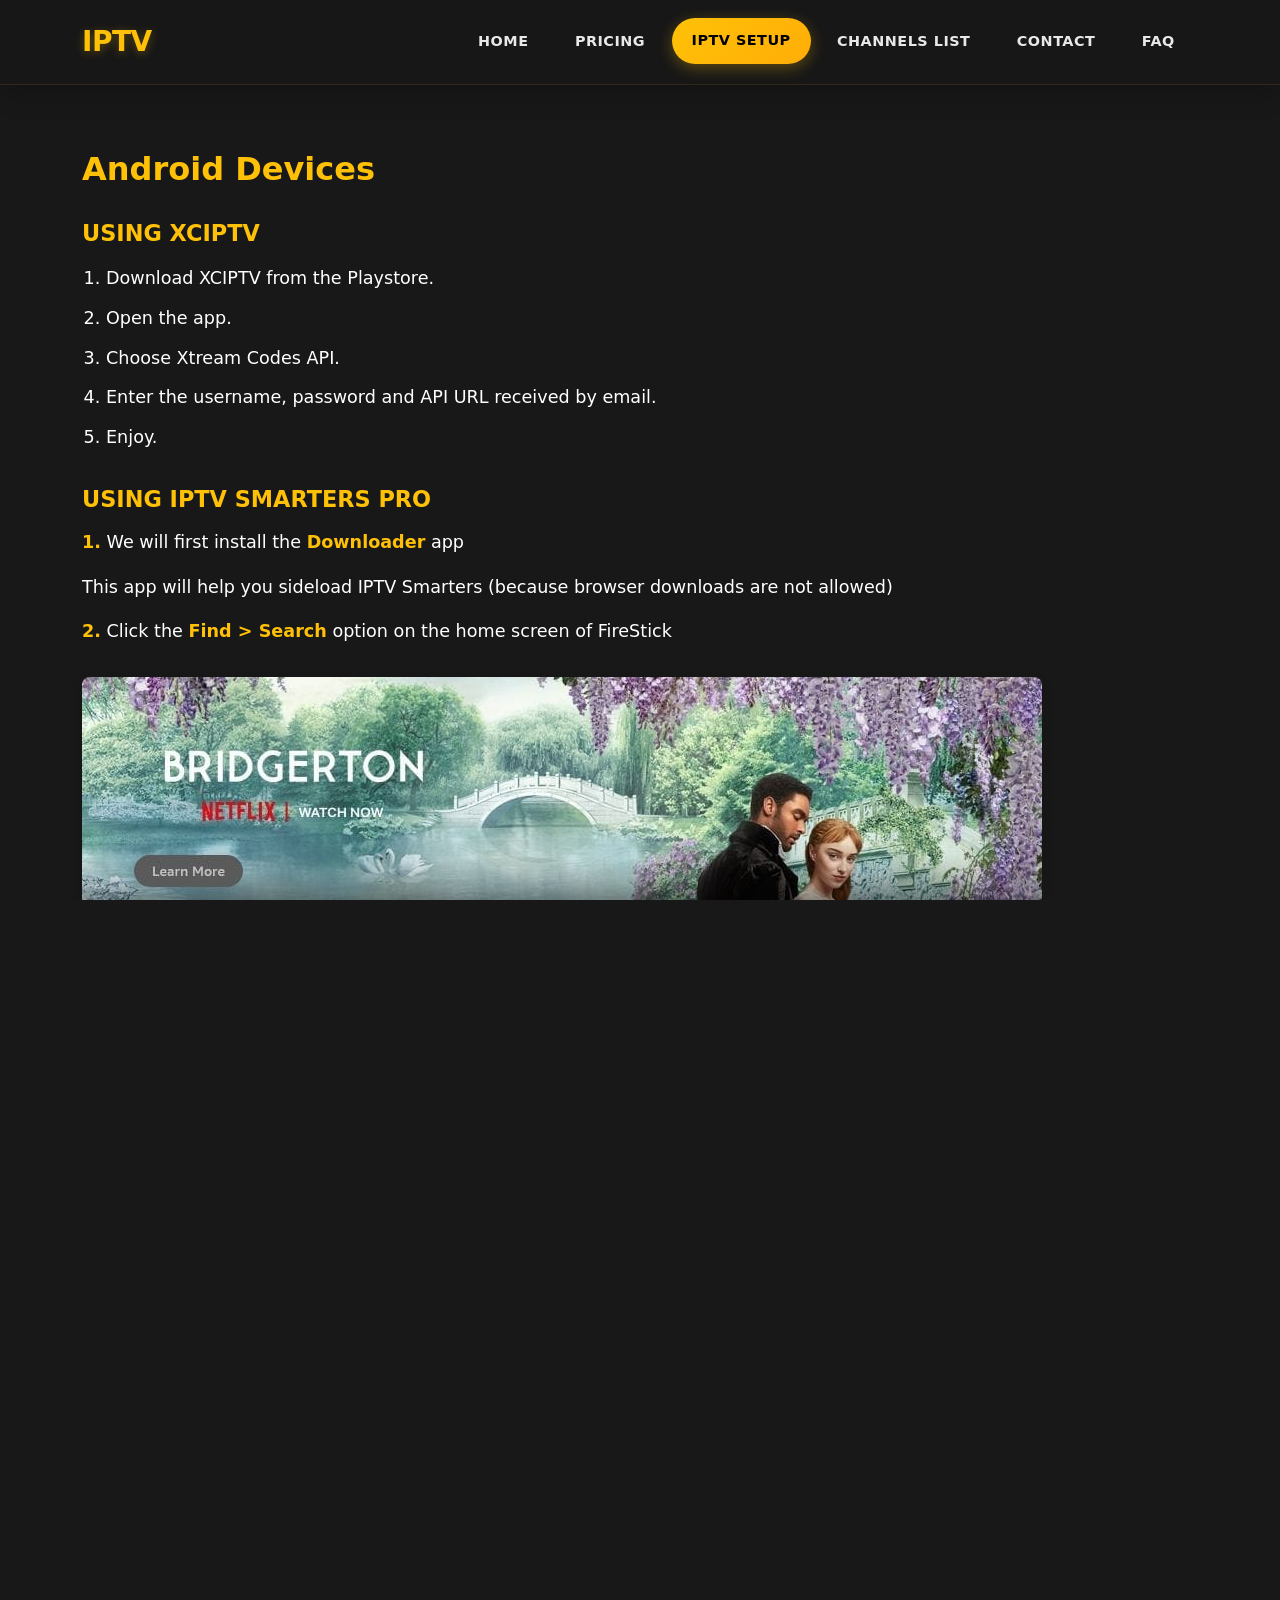
<file: android-setup.html>
<!DOCTYPE html>
<html lang="en">
<head>
  <meta charset="UTF-8">
  <meta name="viewport" content="width=device-width, initial-scale=1">
  <title>Android Devices Setup - IPTV</title>
  <link href="https://cdn.jsdelivr.net/npm/bootstrap@5.3.2/dist/css/bootstrap.min.css" rel="stylesheet">
  <link rel="stylesheet" href="styles.css">
  <link rel="stylesheet" href="https://cdn.jsdelivr.net/npm/bootstrap-icons@1.10.5/font/bootstrap-icons.css">
  <style>
    body { 
      background: #181818;
      color: #fff;
    }
    .setup-content {
      padding: 2rem 0;
    }
    .setup-content h4 {
      color: #ffc107;
      font-size: 2rem;
      font-weight: 700;
      margin-bottom: 2rem;
    }
    .setup-content h6 {
      color: #ffc107;
      font-size: 1.4rem;
      font-weight: 600;
      margin: 2rem 0 1rem;
    }
    .setup-content p {
      color: #fff;
      font-size: 1.1rem;
      line-height: 1.6;
      margin-bottom: 1rem;
    }
    .setup-content ol {
      color: #fff;
      font-size: 1.1rem;
      line-height: 1.8;
      margin-bottom: 2rem;
      padding-left: 1.5rem;
    }
    .setup-content ol li {
      margin-bottom: 0.5rem;
    }
    .setup-content img {
      border-radius: 0.5rem;
      margin: 1rem 0 2rem;
      box-shadow: 0 4px 12px rgba(0,0,0,0.2);
    }
    .setup-content strong {
      color: #ffc107;
    }
  </style>
</head>
<body>
  <!-- Navbar -->
  <nav class="navbar navbar-expand-lg custom-navbar py-3 fixed-top">
    <div class="container">
      <a class="navbar-brand d-flex align-items-center" href="index.html">
        <span class="fw-bold fs-3 text-warning">IPTV</span>
      </a>
      <button class="navbar-toggler" type="button" data-bs-toggle="collapse" data-bs-target="#navbarNav">
        <span class="navbar-toggler-icon"></span>
      </button>
      <div class="collapse navbar-collapse" id="navbarNav">
        <ul class="navbar-nav ms-auto">
          <li class="nav-item"><a class="nav-link" href="index.html">Home</a></li>
          <li class="nav-item"><a class="nav-link" href="index.html#pricing">Pricing</a></li>
          <li class="nav-item"><a class="nav-link active" href="iptv-setup.html">IPTV Setup</a></li>
          <li class="nav-item"><a class="nav-link" href="#">Channels List</a></li>
          <li class="nav-item"><a class="nav-link" href="contact.html">Contact</a></li>
          <li class="nav-item"><a class="nav-link" href="#">FAQ</a></li>
        </ul>
      </div>
    </div>
  </nav>

  <div class="setup-content mt-5">
    <div class="container">
      <h4>Android Devices</h4>
      
      <h6>USING XCIPTV</h6>
      <ol>
        <li>Download XCIPTV from the Playstore.</li>
        <li>Open the app.</li>
        <li>Choose Xtream Codes API.</li>
        <li>Enter the username, password and API URL received by email.</li>
        <li>Enjoy.</li>
      </ol>

      <h6>USING IPTV SMARTERS PRO</h6>
      <p><strong>1.</strong> We will first install the <strong>Downloader</strong> app</p>
      <p>This app will help you sideload IPTV Smarters (because browser downloads are not allowed)</p>
      <p><strong>2.</strong> Click the <strong>Find > Search</strong> option on the home screen of FireStick</p>
      <img src="assets/Setup_image/android/androidimg1.jpg" class="img-fluid" alt="FireStick Search" />
      <p><strong>3.</strong> Type the name of the app (which is <em>Downloader</em>)<br>Click the <em>Downloader</em> option when it is displayed in the search results<br>Choose the <em>Downloader</em> icon on the following screen and download and install the app</p>
      <img src="assets/Setup_image/android/andriodimg2.jpg" class="img-fluid" alt="Downloader App" />
      <p><strong>4.</strong> Get back to the home screen of FireStick after installing the Downloader app</p>
      <p>In the menu bar, click <strong>Settings</strong></p>
      <img src="assets/Setup_image/android/andriodimg3.jpg" class="img-fluid" alt="FireStick Settings" />
      <p><strong>5.</strong> In the Settings, choose the option <strong>My Fire TV</strong></p>
      <img src="assets/Setup_image/android/andriodimg4.jpg" class="img-fluid" alt="My Fire TV" />
      <p><strong>6.</strong> When the following set of options are displayed on the next screen, click <strong>Developer Options</strong></p>
      <img src="assets/Setup_image/android/andriodimg5.jpg" class="img-fluid" alt="Developer Options" />
      <p><strong>7.</strong> Click <strong>Install from unknown apps</strong></p>
      <img src="assets/Setup_image/android/andriodimg6.jpg" class="img-fluid" alt="Install from Unknown Apps" />
      <p><strong>8.</strong> Click <strong>Downloader</strong> to change the status to <strong>ON</strong></p>
      <img src="assets/Setup_image/android/andriodimg7.jpg" class="img-fluid" alt="Enable Downloader" />
      <p>With this, you have configured the FireStick settings to allow the installation of IPTV Smarters and other third-party apps. Follow the steps below:</p>
      <p><strong>9.</strong> You may now open the <strong>Downloader</strong> app<br>When you run this app for the first time, a set of prompts will appear. Dismiss them until you see the following screen</p>
      <p>On this screen, you need to click the URL textbox on the right side (make sure <em>Home</em> option in the left menu is selected) where it says <em>'http://'</em></p>
      <img src="assets/Setup_image/android/andriodimg8.jpg" class="img-fluid" alt="Downloader Home" />
      <p><strong>10.</strong> Go ahead and enter the following path on this window: <strong>index.html</strong></p>
      <p><em>Note: You may also use the shortened version of the URL <strong>index.html</strong></em></p>
      <p>Click <strong>GO</strong></p>
      <img src="assets/Setup_image/android/andriodimg9.jpg" class="img-fluid" alt="Enter URL" />
      <p><strong>11.</strong> Give it a minute or two until the IPTV is downloaded onto your FireStick device</p>
      <img src="assets/Setup_image/android/andriodimg10.jpg" class="img-fluid" alt="Downloading" />
      <p><strong>12.</strong> When the download has completed, the Downloader app will run the APK file and the installation will start</p>
      <p>Click <strong>Install</strong></p>
      <img src="assets/Setup_image/android/andriodimg11.jpg" class="img-fluid" alt="Install App" />
      <p><strong>13.</strong> Wait for the installation to finish</p>
      <img src="assets/Setup_image/android/andriodimg12.jpg" class="img-fluid" alt="Installation Complete" />
      <p>You may now choose to click OPEN and get started with IPTV Smarters</p>
      <p><strong>14.</strong> Now all you need to do is log in using the xtream code we sent you.</p>

      <h6>USING TIVIMATE IPTV PLAYER</h6>
      <ol>
        <li>Go to Play store</li>
        <li>Search for Tivimate IPTV Player and download it.</li>
        <li>Open the app</li>
        <li>Click on Add playlist</li>
        <li>Insert your IPTV subscription URL (will be sent to your email) inside the Playlist URL section</li>
        <li>Click on Okay and wait for the Channels to load.</li>
      </ol>
    </div>
  </div>

  <!-- Footer -->
  <footer class="footer-section bg-black text-light pt-5 pb-3 mt-auto">
    <div class="container">
      <div class="row gy-4">
        <div class="col-12 col-md-4 col-lg-3">
          <span class="fw-bold fs-4 text-warning mb-2 d-block">IPTV</span>
          <p class="small mb-3">Premium IPTV service with thousands of channels and on-demand content for all your devices.</p>
          <div class="mb-3">
            <a href="#" class="footer-social me-2"><i class="bi bi-facebook"></i></a>
            <a href="#" class="footer-social me-2"><i class="bi bi-twitter"></i></a>
            <a href="#" class="footer-social me-2"><i class="bi bi-instagram"></i></a>
            <a href="#" class="footer-social me-2"><i class="bi bi-youtube"></i></a>
            <a href="#" class="footer-social"><i class="bi bi-telegram"></i></a>
          </div>
          <div class="small text-secondary">&copy; 2024 IPTV. All rights reserved.</div>
        </div>
        <div class="col-6 col-md-2 col-lg-2">
          <div class="fw-bold text-light mb-2">Quick Links</div>
          <ul class="list-unstyled footer-links">
            <li><a href="#" class="footer-link">Channels</a></li>
            <li><a href="#" class="footer-link">Pricing</a></li>
            <li><a href="#" class="footer-link">Features</a></li>
            <li><a href="#" class="footer-link">Devices</a></li>
            <li><a href="#" class="footer-link">FAQs</a></li>
          </ul>
        </div>
        <div class="col-6 col-md-3 col-lg-3">
          <div class="fw-bold text-light mb-2">Support</div>
          <ul class="list-unstyled footer-links">
            <li><a href="#" class="footer-link">Help Center</a></li>
            <li><a href="#" class="footer-link">Contact Us</a></li>
            <li><a href="#" class="footer-link">Live Chat</a></li>
            <li><a href="#" class="footer-link">Setup Guides</a></li>
            <li><a href="#" class="footer-link">Device Compatibility</a></li>
          </ul>
        </div>
        <div class="col-12 col-md-3 col-lg-4">
          <div class="fw-bold text-light mb-2">Legal</div>
          <ul class="list-unstyled footer-links">
            <li><a href="#" class="footer-link">Terms of Service</a></li>
            <li><a href="#" class="footer-link">Privacy Policy</a></li>
            <li><a href="#" class="footer-link">Refund Policy</a></li>
            <li><a href="#" class="footer-link">Copyright Notice</a></li>
            <li><a href="#" class="footer-link">Cookie Policy</a></li>
          </ul>
        </div>
      </div>
    </div>
  </footer>

  <script src="https://cdn.jsdelivr.net/npm/bootstrap@5.3.2/dist/js/bootstrap.bundle.min.js"></script>
</body>
</html>
</file>
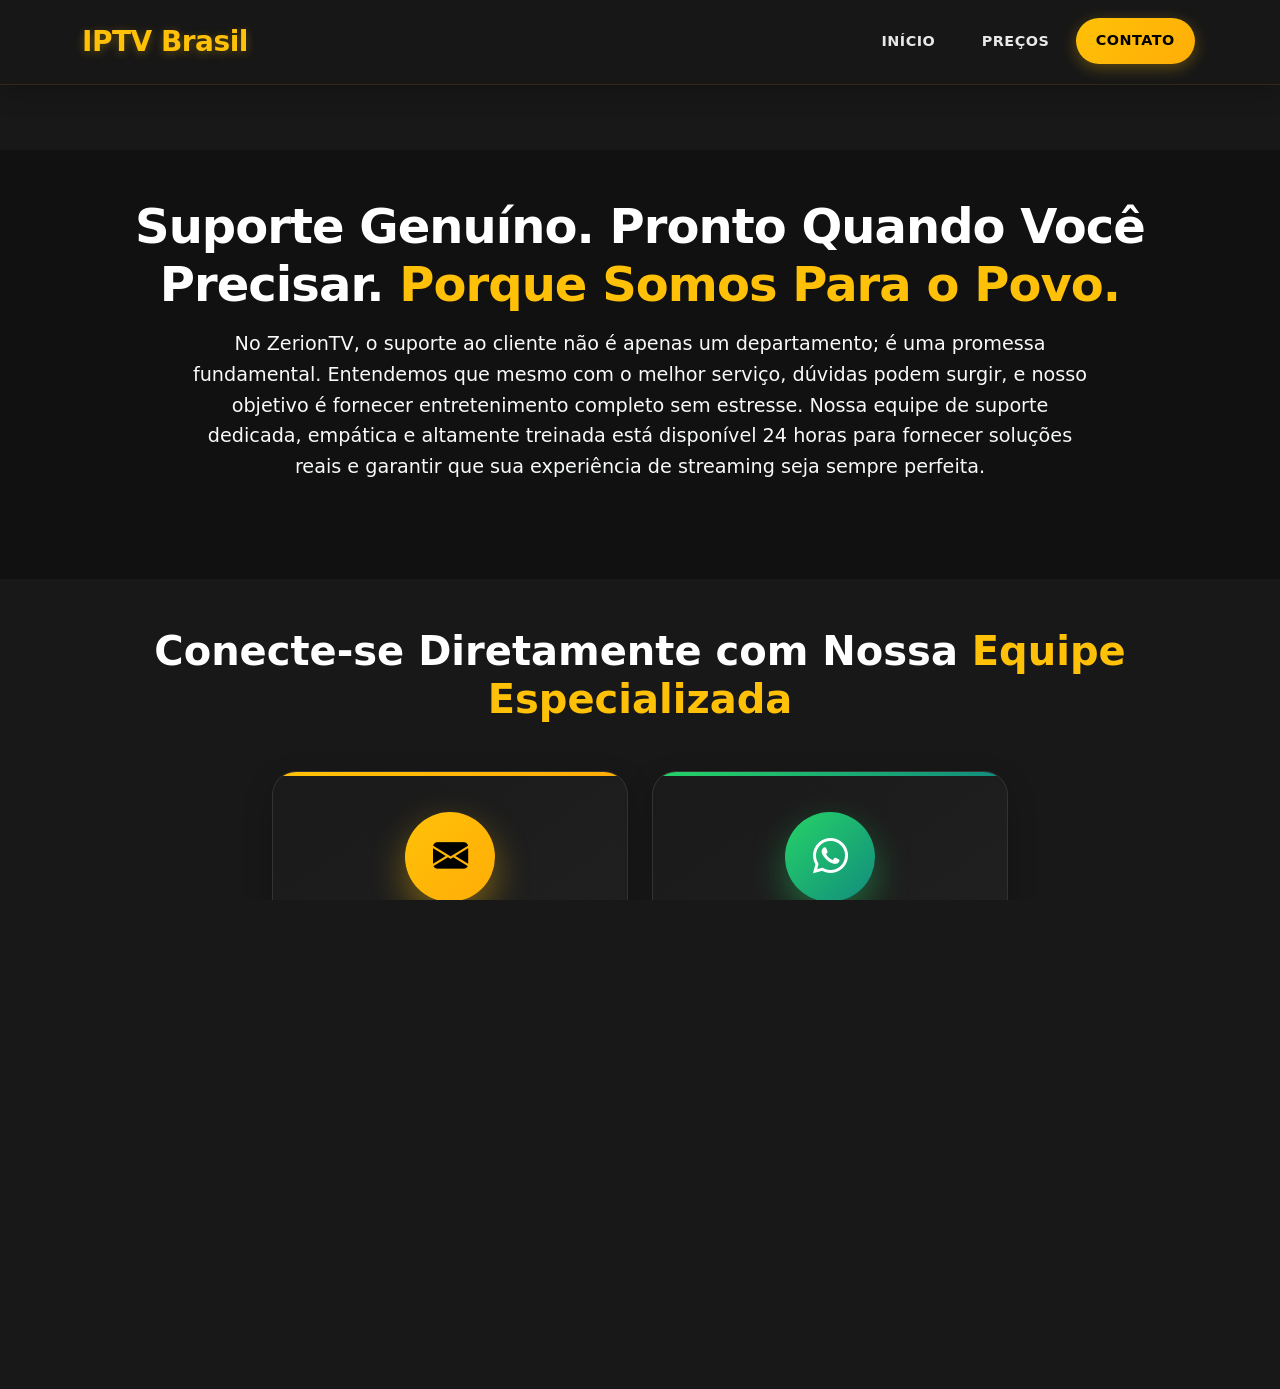
<file: contact.html>
<!DOCTYPE html>
<html lang="pt-BR">
<head>
  <meta charset="UTF-8">
  <meta name="viewport" content="width=device-width, initial-scale=1">
  <title>Contato - IPTV Brasil</title>
  <meta name="description" content="Precisa de suporte genuíno para seu serviço IPTV? Entre em contato com nossa equipe especializada 24/7 via email ou chat ao vivo.">
  <link href="https://cdn.jsdelivr.net/npm/bootstrap@5.3.2/dist/css/bootstrap.min.css" rel="stylesheet">
  <link rel="stylesheet" href="styles.css">
  <link rel="stylesheet" href="https://cdn.jsdelivr.net/npm/bootstrap-icons@1.10.5/font/bootstrap-icons.css">
  <style>
    body { background: #181818; }
    .contact-hero {
      background: #181818;
      padding: 2.5rem 0 1.5rem 0;
      text-align: center;
      border-bottom: 1px solid #232323;
    }
    .contact-hero h1 {
      font-size: 2.2rem;
      font-weight: 700;
      color: #ffc107;
      margin-bottom: 0.5rem;
      letter-spacing: 1px;
    }
    .contact-hero p {
      color: #fff;
      font-size: 1.1rem;
      margin-bottom: 0;
    }
    .contact-card, .contact-options {
      background: #232323;
      border-radius: 1.2rem;
      box-shadow: 0 2px 16px rgba(0,0,0,0.13);
      padding: 2rem 1.5rem;
      margin-bottom: 2rem;
      min-height: 340px;
      color: #fff;
    }
    .contact-card h4, .contact-card h2, .contact-options .option-title {
      color: #ffc107;
      font-weight: 700;
    }
    .contact-card label {
      color: #ffc107;
      font-weight: 500;
    }
    .contact-card .form-control, .contact-card textarea {
      background: #181818;
      border-radius: 2rem;
      border: 1.5px solid #333;
      color: #fff;
    }
    .contact-card textarea {
      border-radius: 1rem;
    }
    .contact-card .btn-primary, .contact-options .btn-primary {
      background: linear-gradient(90deg, #ffc107 60%, #ff9800 100%);
      border: none;
      border-radius: 2rem;
      font-weight: 600;
      padding: 0.6rem 2.2rem;
      font-size: 1.1rem;
      color: #181818;
      transition: background 0.2s, color 0.2s;
    }
    .contact-card .btn-primary:hover, .contact-options .btn-primary:hover {
      background: linear-gradient(90deg, #ff9800 60%, #ffc107 100%);
      color: #fff;
    }
    .contact-options {
      background: #232323;
      color: #fff;
    }
    .contact-options .option {
      margin-bottom: 1.5rem;
    }
    .contact-options .option:last-child {
      margin-bottom: 0;
    }
    .contact-options .option-title {
      font-weight: 600;
      color: #ffc107;
      margin-bottom: 0.2rem;
    }
    .contact-options .option-desc {
      color: #fff;
      font-size: 1rem;
    }
    .contact-options .btn-outline-primary {
      border-color: #ffc107;
      color: #ffc107;
      border-radius: 2rem;
      font-weight: 600;
      transition: background 0.2s, color 0.2s;
    }
    .contact-options .btn-outline-primary:hover {
      background: #ffc107;
      color: #181818;
      border-color: #ffc107;
    }
    .contact-card .form-control:focus, .contact-card textarea:focus {
      border-color: #ffc107;
      box-shadow: 0 0 0 2px rgba(255,193,7,0.15);
      background: #181818;
      color: #fff;
    }
    .contact-card .form-control::placeholder, .contact-card textarea::placeholder {
      color: #bbb;
      opacity: 1;
      font-size: 1rem;
      font-style: italic;
    }
    @media (max-width: 991px) {
      .contact-card, .contact-options { min-height: unset; }
    }
  </style>
</head>
<body>
  <nav class="navbar navbar-expand-lg custom-navbar py-3 fixed-top">
    <div class="container">
      <a class="navbar-brand d-flex align-items-center" href="index.html">
        <span class="fw-bold fs-3 text-warning">IPTV Brasil</span>
      </a>
      <button class="navbar-toggler" type="button" data-bs-toggle="collapse" data-bs-target="#navbarNav">
        <span class="navbar-toggler-icon"></span>
      </button>
      <div class="collapse navbar-collapse" id="navbarNav">
        <ul class="navbar-nav ms-auto">
          <li class="nav-item"><a class="nav-link" href="index.html">Início</a></li>
          <li class="nav-item"><a class="nav-link" href="index.html#pricing">Preços</a></li>
          <li class="nav-item"><a class="nav-link active" href="contact.html">Contato</a></li>
        </ul>
      </div>
    </div>
  </nav>

  <!-- Hero Section -->
  <section class="streamease-hero-section py-5" style="background: #111; margin-top: 80px;">
    <div class="container">
      <div class="text-center mb-5">
        <h1 class="fw-bold mb-3" style="font-size:clamp(2.2rem, 5vw, 3rem); color:#ffffff; font-family:'Segoe UI', system-ui, -apple-system, sans-serif; letter-spacing:-0.02em;">
          Suporte Genuíno. Pronto Quando Você Precisar. <span style="color:#ffc107;">Porque Somos Para o Povo.</span>
        </h1>
        <p class="text-light" style="max-width: 900px; margin: 0 auto; font-size:clamp(1rem, 2.2vw, 1.2rem); color:#e8e8e8; line-height:1.6;">
          No ZerionTV, o suporte ao cliente não é apenas um departamento; é uma promessa fundamental. Entendemos que mesmo com o melhor serviço, dúvidas podem surgir, e nosso objetivo é fornecer entretenimento completo sem estresse. Nossa equipe de suporte dedicada, empática e altamente treinada está disponível 24 horas para fornecer soluções reais e garantir que sua experiência de streaming seja sempre perfeita.
        </p>
      </div>
    </div>
  </section>

  <!-- Métodos de Contato Expert -->
  <section class="expert-contact-section py-5" style="background: #181818;">
    <div class="container">
      <div class="text-center mb-5">
        <h2 class="fw-bold mb-3" style="font-size:clamp(1.8rem, 4vw, 2.5rem); color:#ffffff; font-family:'Segoe UI', system-ui, -apple-system, sans-serif;">
          Conecte-se Diretamente com Nossa <span style="color:#ffc107;">Equipe Especializada</span>
        </h2>
      </div>

      <div class="row g-4 mb-5 justify-content-center">
        <!-- Suporte por Email -->
        <div class="col-12 col-lg-4">
          <div class="enhanced-expert-card h-100" style="background:linear-gradient(145deg, #1a1a1a 0%, #252525 100%); border-radius:1.5rem; padding:2.5rem 2rem; border:1px solid #333; transition:all 0.3s ease; text-align: center; position:relative; overflow:hidden; box-shadow:0 10px 30px rgba(0,0,0,0.2);">
            <div style="position:absolute; top:0; left:0; right:0; height:4px; background:linear-gradient(90deg, #ffc107 0%, #ffad07 100%);"></div>

            <div class="contact-icon mb-4" style="width:90px; height:90px; background:linear-gradient(135deg, #ffc107 0%, #ffad07 100%); border-radius:50%; display:flex; align-items:center; justify-content:center; margin:0 auto; box-shadow:0 15px 35px rgba(255,193,7,0.4); transition:all 0.3s ease;">
              <i class="bi bi-envelope-fill" style="font-size:2.2rem; color:#000;"></i>
            </div>
            <h3 class="text-white mb-3" style="font-size:1.5rem; font-weight:700; letter-spacing:-0.02em;">Suporte por Email</h3>
            <p class="text-secondary mb-4" style="font-size:1rem; line-height:1.7; color:#b8b8b8;">
              Para consultas detalhadas e assistência abrangente, entre em contato com nossa equipe especializada em<br>
              <strong style="color:#ffc107; font-size:1.1rem;">fernandofreire1184@gmail.com</strong>
            </p>
            <p class="text-warning mb-4" style="font-size:0.9rem; font-weight:500;">
              <i class="bi bi-lightning-charge me-2"></i>Normalmente responde em até 2 horas
            </p>
            <a href="mailto:fernandofreire1184@gmail.com" class="btn btn-warning btn-lg fw-bold px-4 py-3" 
               style="font-size:1rem; border-radius:50px; background:#ffc107; border:none; color:#000; text-transform:uppercase; letter-spacing:0.5px; transition:all 0.3s ease; box-shadow:0 8px 25px rgba(255,193,7,0.4); width:100%;">
              <i class="bi bi-envelope me-2"></i>Enviar Email
            </a>
          </div>
        </div>

        <!-- WhatsApp -->
        <div class="col-12 col-lg-4">
          <div class="enhanced-expert-card h-100" style="background:linear-gradient(145deg, #1a1a1a 0%, #252525 100%); border-radius:1.5rem; padding:2.5rem 2rem; border:1px solid #333; transition:all 0.3s ease; text-align: center; position:relative; overflow:hidden; box-shadow:0 10px 30px rgba(0,0,0,0.2);">
            <div style="position:absolute; top:0; left:0; right:0; height:4px; background:linear-gradient(90deg, #25D366 0%, #128C7E 100%);"></div>

            <div class="contact-icon mb-4" style="width:90px; height:90px; background:linear-gradient(135deg, #25D366 0%, #128C7E 100%); border-radius:50%; display:flex; align-items:center; justify-content:center; margin:0 auto; box-shadow:0 15px 35px rgba(37,211,102,0.4); transition:all 0.3s ease;">
              <i class="bi bi-whatsapp" style="font-size:2.2rem; color:#fff;"></i>
            </div>
            <h3 class="text-white mb-3" style="font-size:1.5rem; font-weight:700; letter-spacing:-0.02em;">WhatsApp</h3>
            <p class="text-secondary mb-4" style="font-size:1rem; line-height:1.7; color:#b8b8b8;">
              Converse diretamente com nossa equipe pelo WhatsApp para suporte rápido e personalizado.
            </p>
            <p class="text-success mb-4" style="font-size:0.9rem; font-weight:500;">
              <i class="bi bi-clock me-2"></i>Atendimento 24/7
            </p>
            <a href="https://wa.me/5511920752428" target="_blank" class="btn btn-success btn-lg fw-bold px-4 py-3" 
               style="font-size:1rem; border-radius:50px; background:#25D366; border:none; color:#fff; text-transform:uppercase; letter-spacing:0.5px; transition:all 0.3s ease; box-shadow:0 8px 25px rgba(37,211,102,0.4); width:100%;">
              <i class="bi bi-whatsapp me-2"></i>Abrir WhatsApp
            </a>
          </div>
        </div>

  </section>

  <script src="https://cdn.jsdelivr.net/npm/bootstrap@5.3.2/dist/js/bootstrap.bundle.min.js"></script>

  <!-- Estilos Aprimorados -->
  <style>
    .enhanced-expert-card:hover {
      transform: translateY(-8px);
      box-shadow: 0 20px 40px rgba(0,0,0,0.3);
      border-color: rgba(255,193,7,0.3);
    }

    .enhanced-expert-card:hover .contact-icon {
      transform: translateY(-5px) scale(1.05);
      box-shadow: 0 20px 45px rgba(255,193,7,0.5);
    }

    .enhanced-expert-card .btn-warning:hover {
      transform: translateY(-2px);
      box-shadow: 0 12px 30px rgba(255,193,7,0.6) !important;
      background: linear-gradient(135deg, #ffad07 0%, #ffc107 100%) !important;
    }

    .enhanced-expert-card .btn-success:hover {
      transform: translateY(-2px);
      box-shadow: 0 12px 30px rgba(37,211,102,0.6) !important;
      background: linear-gradient(135deg, #128C7E 0%, #25D366 100%) !important;
    }

    .enhanced-expert-card .btn-warning:active,
    .enhanced-expert-card .btn-success:active {
      transform: translateY(0px);
    }

    @media (max-width: 991px) {
      .enhanced-expert-card {
        margin-bottom: 2rem;
      }

      .enhanced-expert-card .btn-warning,
      .enhanced-expert-card .btn-success {
        width: 100% !important;
      }
    }
  </style>

  <script>
    function openLiveChat() {
      alert('');
    }

    document.querySelectorAll('.navbar-nav .nav-link').forEach(link => {
      link.addEventListener('click', function() {
        const navbarCollapse = document.querySelector('.navbar-collapse');
        if (navbarCollapse.classList.contains('show')) {
          const bsCollapse = new bootstrap.Collapse(navbarCollapse);
          bsCollapse.hide();
        }
      });
    });
  </script>
</body>
</html>
</file>
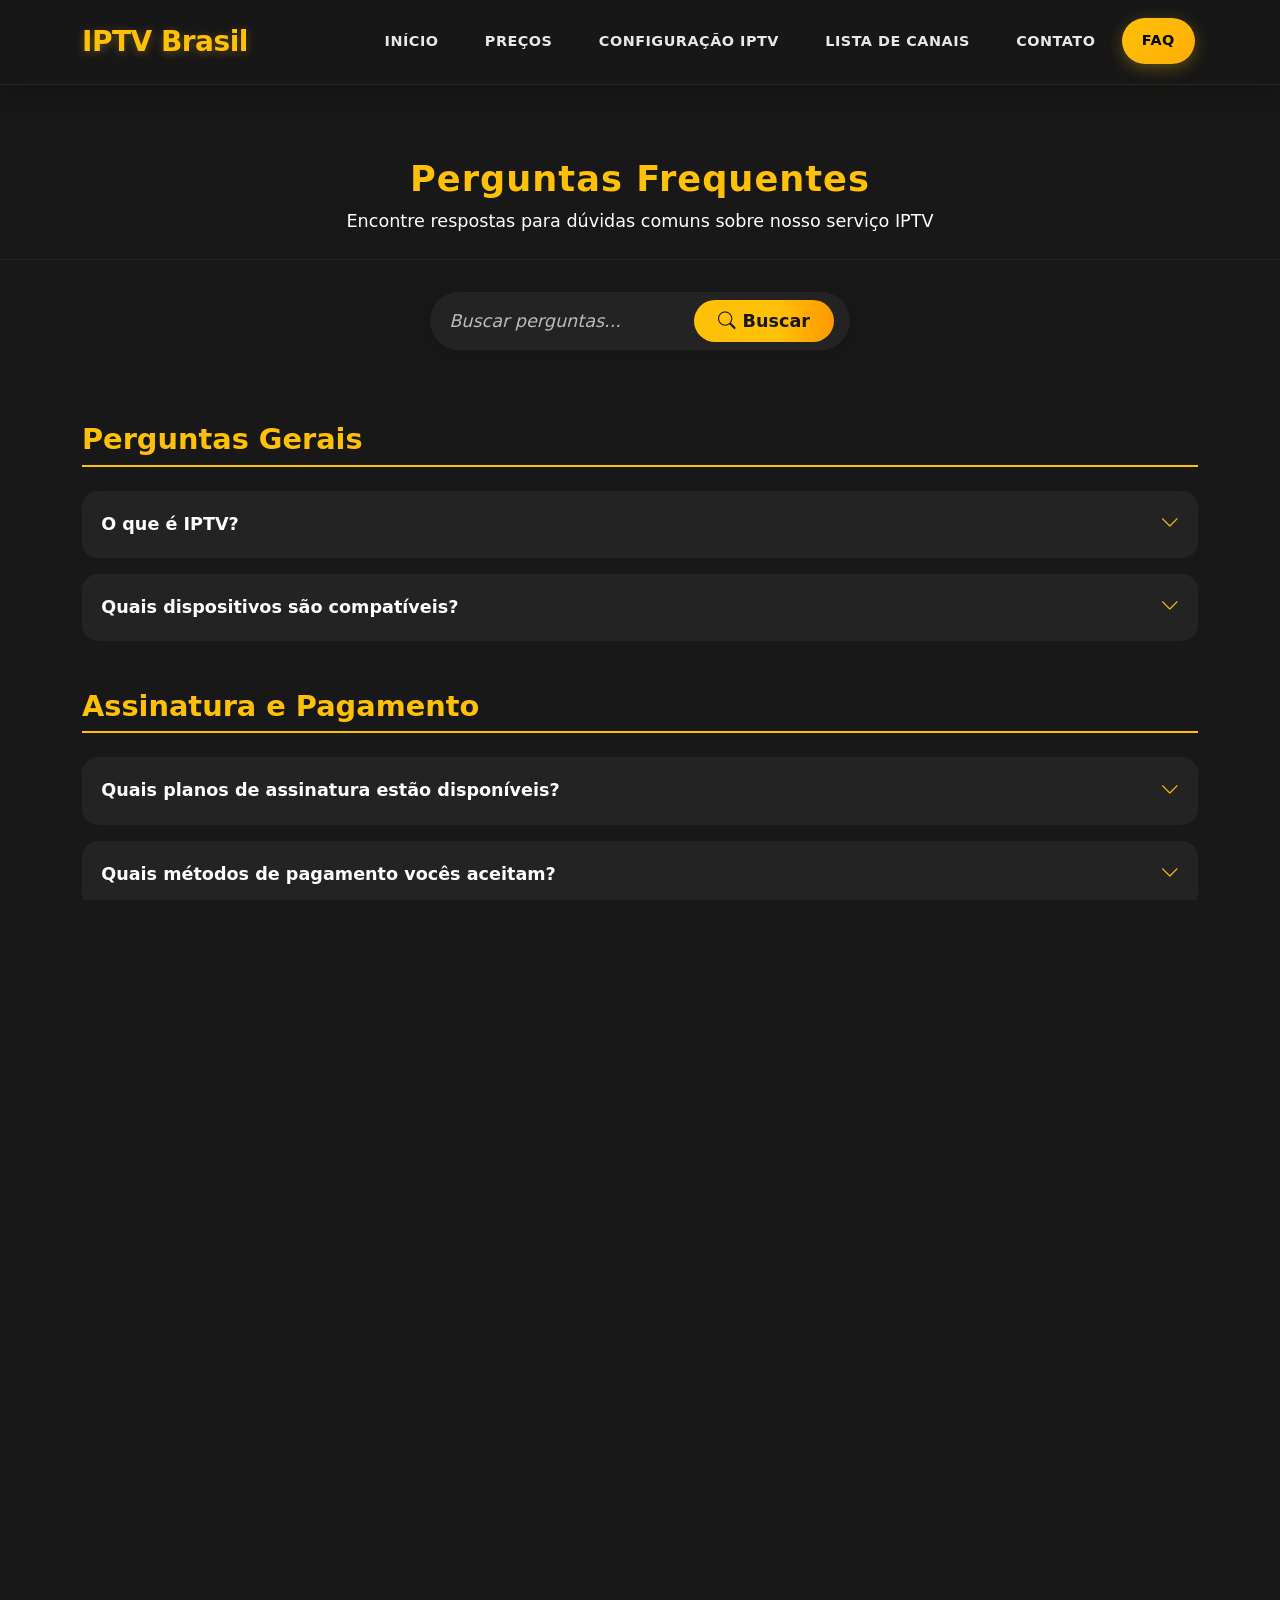
<file: faq.html>
<!DOCTYPE html>
<html lang="pt-BR">
<head>
  <meta charset="UTF-8">
  <meta name="viewport" content="width=device-width, initial-scale=1">
  <title>FAQ - IPTV Brasil</title>
  <meta name="description" content="Encontre respostas para dúvidas comuns sobre nosso serviço IPTV Brasil">
  <link href="https://cdn.jsdelivr.net/npm/bootstrap@5.3.2/dist/css/bootstrap.min.css" rel="stylesheet">
  <link rel="stylesheet" href="styles.css">
  <link rel="stylesheet" href="https://cdn.jsdelivr.net/npm/bootstrap-icons@1.10.5/font/bootstrap-icons.css">
  <style>
    body { 
      background: #181818;
      color: #fff;
    }
    .faq-hero {
      background: #181818;
      padding: 2.5rem 0 1.5rem 0;
      text-align: center;
      border-bottom: 1px solid #232323;
    }
    .faq-hero h1 {
      font-size: 2.2rem;
      font-weight: 700;
      color: #ffc107;
      margin-bottom: 0.5rem;
      letter-spacing: 1px;
    }
    .faq-hero p {
      color: #fff;
      font-size: 1.1rem;
      margin-bottom: 0;
    }
    .faq-search {
      max-width: 420px;
      margin: 2rem auto 2.5rem auto;
      display: flex;
      align-items: center;
      background: #232323;
      border-radius: 2rem;
      box-shadow: 0 2px 12px rgba(0,0,0,0.13);
      padding: 0.5rem 1rem;
    }
    .faq-search input {
      background: transparent;
      border: none;
      color: #fff;
      font-size: 1.1rem;
      flex: 1;
      outline: none;
      padding: 0.5rem 0.5rem 0.5rem 0.2rem;
    }
    .faq-search input::placeholder {
      color: #bbb;
      font-style: italic;
    }
    .faq-search button {
      background: linear-gradient(90deg, #ffc107 60%, #ff9800 100%);
      border: none;
      color: #181818;
      border-radius: 2rem;
      font-weight: 600;
      padding: 0.5rem 1.5rem;
      font-size: 1.1rem;
      margin-left: 0.5rem;
      transition: background 0.2s, color 0.2s;
    }
    .faq-search button:hover {
      background: linear-gradient(90deg, #ff9800 60%, #ffc107 100%);
      color: #fff;
    }
    .faq-section {
      padding: 2rem 0;
    }
    .faq-category {
      margin-bottom: 3rem;
    }
    .faq-category h2 {
      color: #ffc107;
      font-size: 1.8rem;
      font-weight: 700;
      margin-bottom: 1.5rem;
      padding-bottom: 0.5rem;
      border-bottom: 2px solid #ffc107;
    }
    .faq-item {
      background: #232323;
      border-radius: 1rem;
      margin-bottom: 1rem;
      overflow: hidden;
    }
    .faq-question {
      padding: 1.2rem;
      cursor: pointer;
      display: flex;
      justify-content: space-between;
      align-items: center;
      transition: background 0.2s;
    }
    .faq-question:hover {
      background: #2a2a2a;
    }
    .faq-question h3 {
      color: #fff;
      font-size: 1.1rem;
      font-weight: 600;
      margin: 0;
    }
    .faq-answer {
      padding: 0 1.2rem 1.2rem 1.2rem;
      color: #bbb;
      font-size: 1rem;
      line-height: 1.6;
    }
    .faq-answer p {
      margin-bottom: 1rem;
    }
    .faq-answer p:last-child {
      margin-bottom: 0;
    }
    .faq-toggle {
      color: #ffc107;
      font-size: 1.2rem;
      transition: transform 0.2s;
    }
    .faq-item.active .faq-toggle {
      transform: rotate(180deg);
    }
    .faq-item.active .faq-answer {
      display: block;
    }
    .faq-answer {
      display: none;
    }
  </style>
</head>
<body>
  <!-- Navbar -->
  <nav class="navbar navbar-expand-lg custom-navbar py-3 fixed-top">
    <div class="container">
      <a class="navbar-brand d-flex align-items-center" href="index.html">
        <span class="fw-bold fs-3 text-warning">IPTV Brasil</span>
      </a>
      <button class="navbar-toggler" type="button" data-bs-toggle="collapse" data-bs-target="#navbarNav">
        <span class="navbar-toggler-icon"></span>
      </button>
      <div class="collapse navbar-collapse" id="navbarNav">
        <ul class="navbar-nav ms-auto">
          <li class="nav-item"><a class="nav-link" href="index.html">Início</a></li>
          <li class="nav-item"><a class="nav-link" href="index.html#pricing">Preços</a></li>
          <li class="nav-item"><a class="nav-link" href="iptv-setup.html">Configuração IPTV</a></li>
          <li class="nav-item"><a class="nav-link" href="#">Lista de Canais</a></li>
          <li class="nav-item"><a class="nav-link" href="contact.html">Contato</a></li>
          <li class="nav-item"><a class="nav-link active" href="faq.html" onclick="window.location.href='faq.html'">FAQ</a></li>
        </ul>
      </div>
    </div>
  </nav>

  <div class="faq-hero mt-5">
    <h1>Perguntas Frequentes</h1>
    <p>Encontre respostas para dúvidas comuns sobre nosso serviço IPTV</p>
  </div>

  <div class="faq-search">
    <input type="text" id="faqSearch" placeholder="Buscar perguntas...">
    <button type="button" onclick="filterFAQs()"><i class="bi bi-search"></i> Buscar</button>
  </div>

  <div class="faq-section">
    <div class="container">
      <!-- Perguntas Gerais -->
      <div class="faq-category">
        <h2>Perguntas Gerais</h2>
        <div class="faq-item">
          <div class="faq-question" onclick="toggleFAQ(this)">
            <h3>O que é IPTV?</h3>
            <i class="bi bi-chevron-down faq-toggle"></i>
          </div>
          <div class="faq-answer">
            <p>IPTV (Internet Protocol Television) é um serviço que fornece programação televisiva e outros conteúdos de vídeo usando o conjunto de protocolos da Internet através de uma rede comutada por pacotes como a Internet, ao invés de ser entregue através de formatos tradicionais terrestres, satélite e cabo.</p>
          </div>
        </div>
        <div class="faq-item">
          <div class="faq-question" onclick="toggleFAQ(this)">
            <h3>Quais dispositivos são compatíveis?</h3>
            <i class="bi bi-chevron-down faq-toggle"></i>
          </div>
          <div class="faq-answer">
            <p>Nosso serviço IPTV é compatível com uma ampla gama de dispositivos incluindo:</p>
            <p>- Smart TVs (Samsung, LG, etc.)<br>
            - Dispositivos Android (celulares, tablets, TV boxes)<br>
            - Dispositivos iOS (iPhone, iPad)<br>
            - Fire TV Stick<br>
            - Boxes MAG<br>
            - Computadores Windows/Mac<br>
            - STB Emulator</p>
          </div>
        </div>
      </div>

      <!-- Assinatura e Pagamento -->
      <div class="faq-category">
        <h2>Assinatura e Pagamento</h2>
        <div class="faq-item">
          <div class="faq-question" onclick="toggleFAQ(this)">
            <h3>Quais planos de assinatura estão disponíveis?</h3>
            <i class="bi bi-chevron-down faq-toggle"></i>
          </div>
          <div class="faq-answer">
            <p>Oferecemos vários planos de assinatura para atender suas necessidades:</p>
            <p>- Plano de 1 Mês<br>
            - Plano de 3 Meses<br>
            - Plano de 6 Meses<br>
            - Plano de 12 Meses</p>
            <p>Cada plano inclui acesso a todos os canais e recursos. Planos mais longos oferecem melhor custo-benefício.</p>
          </div>
        </div>
        <div class="faq-item">
          <div class="faq-question" onclick="toggleFAQ(this)">
            <h3>Quais métodos de pagamento vocês aceitam?</h3>
            <i class="bi bi-chevron-down faq-toggle"></i>
          </div>
          <div class="faq-answer">
            <p>Aceitamos vários métodos de pagamento incluindo:</p>
            <p>- Cartões de Crédito/Débito<br>
            - PayPal<br>
            - Transferência Bancária<br>
            - PIX<br>
            - Criptomoedas</p>
          </div>
        </div>
      </div>

      <!-- Suporte Técnico -->
      <div class="faq-category">
        <h2>Suporte Técnico</h2>
        <div class="faq-item">
          <div class="faq-question" onclick="toggleFAQ(this)">
            <h3>Como configurar IPTV no meu dispositivo?</h3>
            <i class="bi bi-chevron-down faq-toggle"></i>
          </div>
          <div class="faq-answer">
            <p>Fornecemos guias de configuração detalhados para todos os dispositivos compatíveis. Visite nossa página <a href="iptv-setup.html">Guia de Configuração</a> para instruções passo a passo específicas para seu dispositivo.</p>
          </div>
        </div>
        <div class="faq-item">
          <div class="faq-question" onclick="toggleFAQ(this)">
            <h3>O que fazer se estiver com travamento/buffering?</h3>
            <i class="bi bi-chevron-down faq-toggle"></i>
          </div>
          <div class="faq-answer">
            <p>Se você estiver enfrentando travamentos, tente estas soluções:</p>
            <p>1. Verifique a velocidade da sua conexão de internet (mínimo 10Mbps recomendado)<br>
            2. Reinicie seu dispositivo e roteador<br>
            3. Tente usar uma conexão cabeada ao invés de WiFi<br>
            4. Limpe o cache do aplicativo<br>
            5. Tente um servidor diferente se disponível</p>
          </div>
        </div>
        <div class="faq-item">
          <div class="faq-question" onclick="toggleFAQ(this)">
            <h3>Como obtenho suporte técnico?</h3>
            <i class="bi bi-chevron-down faq-toggle"></i>
          </div>
          <div class="faq-answer">
            <p>Oferecemos suporte técnico 24/7 através de:</p>
            <p>- Chat ao vivo no site<br>
            - WhatsApp: +55 11 99999-9999<br>
            - Email: suporte@iptvbrasil.com<br>
            - Central de ajuda online</p>
          </div>
        </div>
      </div>

      <!-- Conta e Segurança -->
      <div class="faq-category">
        <h2>Conta e Segurança</h2>
        <div class="faq-item">
          <div class="faq-question" onclick="toggleFAQ(this)">
            <h3>Quantos dispositivos posso usar com uma assinatura?</h3>
            <i class="bi bi-chevron-down faq-toggle"></i>
          </div>
          <div class="faq-answer">
            <p>Cada assinatura permite usar o serviço em múltiplos dispositivos, mas recomendamos não usar mais de 2-3 dispositivos simultaneamente para a melhor experiência de streaming.</p>
          </div>
        </div>
        <div class="faq-item">
          <div class="faq-question" onclick="toggleFAQ(this)">
            <h3>Como redefinir minha senha?</h3>
            <i class="bi bi-chevron-down faq-toggle"></i>
          </div>
          <div class="faq-answer">
            <p>Para redefinir sua senha:</p>
            <p>1. Vá para a página de login<br>
            2. Clique em "Esqueci a Senha"<br>
            3. Digite seu endereço de email<br>
            4. Siga as instruções enviadas para seu email</p>
          </div>
        </div>
        <div class="faq-item">
          <div class="faq-question" onclick="toggleFAQ(this)">
            <h3>É seguro usar IPTV?</h3>
            <i class="bi bi-chevron-down faq-toggle"></i>
          </div>
          <div class="faq-answer">
            <p>Sim, nosso serviço IPTV Brasil é 100% seguro e confiável. Utilizamos criptografia de ponta e servidores seguros para proteger seus dados e garantir uma experiência de streaming estável.</p>
          </div>
        </div>
      </div>

      <!-- Canais e Conteúdo -->
      <div class="faq-category">
        <h2>Canais e Conteúdo</h2>
        <div class="faq-item">
          <div class="faq-question" onclick="toggleFAQ(this)">
            <h3>Quantos canais estão inclusos?</h3>
            <i class="bi bi-chevron-down faq-toggle"></i>
          </div>
          <div class="faq-answer">
            <p>Oferecemos mais de 8.000 canais incluindo:</p>
            <p>- Canais brasileiros em HD e 4K<br>
            - Canais internacionais<br>
            - Canais de esportes ao vivo<br>
            - Filmes e séries on-demand<br>
            - Canais premium sem anúncios</p>
          </div>
        </div>
        <div class="faq-item">
          <div class="faq-question" onclick="toggleFAQ(this)">
            <h3>Posso assistir conteúdo on-demand?</h3>
            <i class="bi bi-chevron-down faq-toggle"></i>
          </div>
          <div class="faq-answer">
            <p>Sim! Nossa biblioteca inclui milhares de filmes e séries on-demand atualizados regularmente com os últimos lançamentos e clássicos do cinema brasileiro e internacional.</p>
          </div>
        </div>
      </div>
    </div>
  </div>

  <!-- Footer -->
  <footer class="footer-section bg-black text-light pt-5 pb-3 mt-auto">
    <div class="container">
      <div class="row gy-4">
        <div class="col-12 col-md-4 col-lg-3">
          <span class="fw-bold fs-4 text-warning mb-2 d-block">IPTV Brasil</span>
          <p class="small mb-3">Serviço IPTV premium com milhares de canais e conteúdo on-demand para todos os seus dispositivos.</p>
          <div class="mb-3">
            <a href="#" class="footer-social me-2"><i class="bi bi-facebook"></i></a>
            <a href="#" class="footer-social me-2"><i class="bi bi-twitter"></i></a>
            <a href="#" class="footer-social me-2"><i class="bi bi-instagram"></i></a>
            <a href="#" class="footer-social me-2"><i class="bi bi-youtube"></i></a>
            <a href="#" class="footer-social"><i class="bi bi-telegram"></i></a>
          </div>
          <div class="small text-secondary">&copy; 2024 IPTV Brasil. Todos os direitos reservados.</div>
        </div>
        <div class="col-6 col-md-2 col-lg-2">
          <div class="fw-bold text-light mb-2">Links Rápidos</div>
          <ul class="list-unstyled footer-links">
            <li><a href="#" class="footer-link">Canais</a></li>
            <li><a href="#" class="footer-link">Preços</a></li>
            <li><a href="#" class="footer-link">Recursos</a></li>
            <li><a href="#" class="footer-link">Dispositivos</a></li>
            <li><a href="#" class="footer-link">FAQ</a></li>
          </ul>
        </div>
        <div class="col-6 col-md-3 col-lg-3">
          <div class="fw-bold text-light mb-2">Suporte</div>
          <ul class="list-unstyled footer-links">
            <li><a href="#" class="footer-link">Central de Ajuda</a></li>
            <li><a href="#" class="footer-link">Fale Conosco</a></li>
            <li><a href="#" class="footer-link">Chat ao Vivo</a></li>
            <li><a href="#" class="footer-link">Guias de Configuração</a></li>
            <li><a href="#" class="footer-link">Compatibilidade</a></li>
          </ul>
        </div>
        <div class="col-12 col-md-3 col-lg-4">
          <div class="fw-bold text-light mb-2">Legal</div>
          <ul class="list-unstyled footer-links">
            <li><a href="#" class="footer-link">Termos de Serviço</a></li>
            <li><a href="#" class="footer-link">Política de Privacidade</a></li>
            <li><a href="#" class="footer-link">Política de Reembolso</a></li>
            <li><a href="#" class="footer-link">Direitos Autorais</a></li>
            <li><a href="#" class="footer-link">Política de Cookies</a></li>
          </ul>
        </div>
      </div>
    </div>
  </footer>

  <script src="https://cdn.jsdelivr.net/npm/bootstrap@5.3.2/dist/js/bootstrap.bundle.min.js"></script>
  <script>
    function toggleFAQ(element) {
      const faqItem = element.parentElement;
      faqItem.classList.toggle('active');
    }

    function filterFAQs() {
      const input = document.getElementById('faqSearch').value.toLowerCase();
      const questions = document.querySelectorAll('.faq-question h3');
      const categories = document.querySelectorAll('.faq-category');
      
      questions.forEach(question => {
        const faqItem = question.closest('.faq-item');
        const category = faqItem.closest('.faq-category');
        
        if (question.textContent.toLowerCase().includes(input)) {
          faqItem.style.display = '';
          category.style.display = '';
        } else {
          faqItem.style.display = 'none';
        }
      });

      // Ocultar categorias vazias
      categories.forEach(category => {
        const visibleItems = category.querySelectorAll('.faq-item[style=""]').length;
        if (visibleItems === 0) {
          category.style.display = 'none';
        }
      });
    }
  </script>
</body>
</html>
</file>
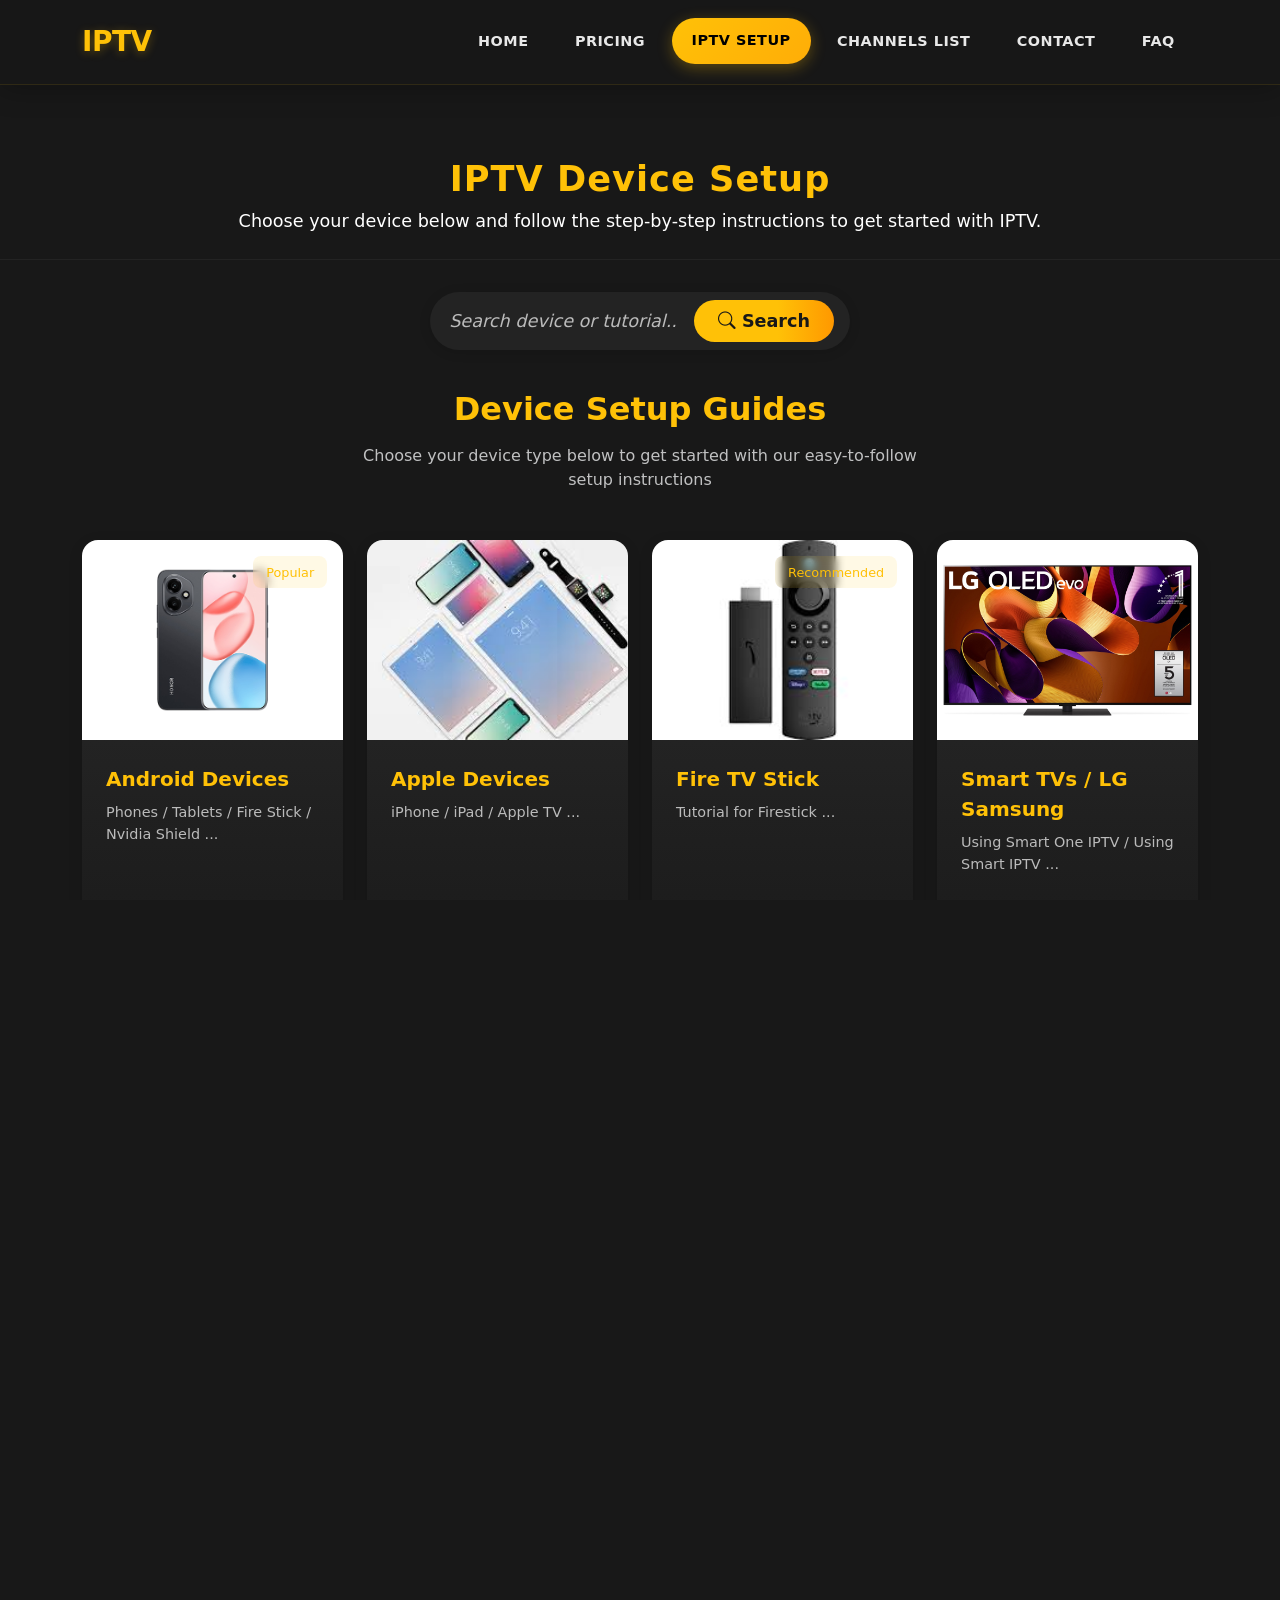
<file: iptv-setup.html>
<!DOCTYPE html>
<html lang="en">
<head>
  <meta charset="UTF-8">
  <meta name="viewport" content="width=device-width, initial-scale=1">
  <title>IPTV Setup - IPTV</title>
  <link href="https://cdn.jsdelivr.net/npm/bootstrap@5.3.2/dist/css/bootstrap.min.css" rel="stylesheet">
  <link rel="stylesheet" href="styles.css">
  <link rel="stylesheet" href="https://cdn.jsdelivr.net/npm/bootstrap-icons@1.10.5/font/bootstrap-icons.css">
  <style>
    body { background: #181818; }
    .setup-hero {
      background: #181818;
      padding: 2.5rem 0 1.5rem 0;
      text-align: center;
      border-bottom: 1px solid #232323;
    }
    .setup-hero h1 {
      font-size: 2.2rem;
      font-weight: 700;
      color: #ffc107;
      margin-bottom: 0.5rem;
      letter-spacing: 1px;
    }
    .setup-hero p {
      color: #fff;
      font-size: 1.1rem;
      margin-bottom: 0;
    }
    .setup-search {
      max-width: 420px;
      margin: 2rem auto 2.5rem auto;
      display: flex;
      align-items: center;
      background: #232323;
      border-radius: 2rem;
      box-shadow: 0 2px 12px rgba(0,0,0,0.13);
      padding: 0.5rem 1rem;
    }
    .setup-search input {
      background: transparent;
      border: none;
      color: #fff;
      font-size: 1.1rem;
      flex: 1;
      outline: none;
      padding: 0.5rem 0.5rem 0.5rem 0.2rem;
    }
    .setup-search input::placeholder {
      color: #bbb;
      font-style: italic;
    }
    .setup-search button {
      background: linear-gradient(90deg, #ffc107 60%, #ff9800 100%);
      border: none;
      color: #181818;
      border-radius: 2rem;
      font-weight: 600;
      padding: 0.5rem 1.5rem;
      font-size: 1.1rem;
      margin-left: 0.5rem;
      transition: background 0.2s, color 0.2s;
    }
    .setup-search button:hover {
      background: linear-gradient(90deg, #ff9800 60%, #ffc107 100%);
      color: #fff;
    }
    .setup-card {
      background: #232323;
      border-radius: 1rem;
      overflow: hidden;
      transition: all 0.3s ease;
      height: 100%;
      display: flex;
      flex-direction: column;
      box-shadow: 0 4px 15px rgba(0,0,0,0.1);
      position: relative;
    }
    .setup-card:hover {
      transform: translateY(-5px);
      box-shadow: 0 8px 25px rgba(0,0,0,0.2);
    }
    .setup-card img {
      width: 100%;
      height: 200px;
      object-fit: cover;
      transition: transform 0.3s ease;
    }
    .setup-card:hover img {
      transform: scale(1.05);
    }
    .setup-card-content {
      padding: 1.5rem;
      flex-grow: 1;
      display: flex;
      flex-direction: column;
      background: linear-gradient(to bottom, #232323, #1a1a1a);
    }
    .setup-title {
      color: #ffc107;
      font-size: 1.25rem;
      font-weight: 600;
      margin-bottom: 0.5rem;
    }
    .setup-desc {
      color: #bbb;
      font-size: 0.9rem;
      margin-bottom: 1.5rem;
      flex-grow: 1;
    }
    .setup-card .btn {
      background: #ffc107;
      color: #181818;
      border: none;
      padding: 0.8rem 1.5rem;
      border-radius: 0.7rem;
      font-weight: 600;
      transition: all 0.3s ease;
      text-align: center;
      text-decoration: none;
      display: inline-flex;
      align-items: center;
      justify-content: center;
      gap: 0.5rem;
    }
    .setup-card .btn:hover {
      background: #ff9800;
      color: #fff;
      transform: translateY(-2px);
    }
    .setup-card .btn i {
      font-size: 1.1rem;
    }
    .setup-badge {
      position: absolute;
      top: 1rem;
      right: 1rem;
      background: rgba(255,193,7,0.1);
      color: #ffc107;
      padding: 0.4rem 0.8rem;
      border-radius: 0.5rem;
      font-size: 0.8rem;
      font-weight: 500;
      backdrop-filter: blur(4px);
    }
    @media (max-width: 768px) {
      .setup-card img {
        height: 180px;
      }
    }
  </style>
</head>
<body>
  <nav class="navbar navbar-expand-lg custom-navbar py-3 fixed-top">
    <div class="container">
      <a class="navbar-brand d-flex align-items-center" href="index.html">
        <span class="fw-bold fs-3 text-warning">IPTV</span>
      </a>
      <button class="navbar-toggler" type="button" data-bs-toggle="collapse" data-bs-target="#navbarNav">
        <span class="navbar-toggler-icon"></span>
      </button>
      <div class="collapse navbar-collapse" id="navbarNav">
        <ul class="navbar-nav ms-auto">
          <li class="nav-item"><a class="nav-link" href="index.html">Home</a></li>
          <li class="nav-item"><a class="nav-link" href="index.html#pricing">Pricing</a></li>
          <li class="nav-item"><a class="nav-link active" href="iptv-setup.html">IPTV Setup</a></li>
          <li class="nav-item"><a class="nav-link" href="channels.html">Channels List</a></li>
          <li class="nav-item"><a class="nav-link" href="contact.html">Contact</a></li>
          <li class="nav-item"><a class="nav-link" href="faq.html">FAQ</a></li>
        </ul>
      </div>
    </div>
  </nav>
  <div class="setup-hero mt-5">
    <h1>IPTV Device Setup</h1>
    <p>Choose your device below and follow the step-by-step instructions to get started with IPTV.</p>
  </div>
  <div class="setup-search">
    <input type="text" id="setupSearch" placeholder="Search device or tutorial...">
    <button type="button" onclick="filterSetups()"><i class="bi bi-search"></i> Search</button>
  </div>
  <main class="main pb-5">
    <div class="container">
      <div class="section-header text-center mb-5">
        <h2 class="text-warning fw-bold mb-3">Device Setup Guides</h2>
        <p class="text-light opacity-75" style="max-width: 600px; margin: 0 auto;">
          Choose your device type below to get started with our easy-to-follow setup instructions
        </p>
      </div>
      <div class="row g-4" id="setupCards">
        <div class="col-md-6 col-lg-4 col-xl-3">
          <div class="setup-card">
            <img src="assets/Setup_image/Android_devices.png" alt="Android Devices">
            <div class="setup-badge">Popular</div>
            <div class="setup-card-content">
              <div class="setup-title">Android Devices</div>
              <div class="setup-desc">Phones / Tablets / Fire Stick / Nvidia Shield ...</div>
              <a href="android-setup.html" class="btn">
                <i class="bi bi-arrow-right-circle"></i>
                Setup Guide
              </a>
            </div>
          </div>
        </div>
        <div class="col-md-6 col-lg-4 col-xl-3">
          <div class="setup-card">
            <img src="assets/Setup_image/Appledevices.jpg" alt="Apple Devices">
            <div class="setup-card-content">
              <div class="setup-title">Apple Devices</div>
              <div class="setup-desc">iPhone / iPad / Apple TV ...</div>
              <a href="apple-setup.html" class="btn">
                <i class="bi bi-arrow-right-circle"></i>
                Setup Guide
              </a>
            </div>
          </div>
        </div>
        <div class="col-md-6 col-lg-4 col-xl-3">
          <div class="setup-card">
            <img src="assets/Setup_image/Fire_Tv.jpg" alt="Fire TV Stick">
            <div class="setup-badge">Recommended</div>
            <div class="setup-card-content">
              <div class="setup-title">Fire TV Stick</div>
              <div class="setup-desc">Tutorial for Firestick ...</div>
              <a href="firetv-setup.html" class="btn">
                <i class="bi bi-arrow-right-circle"></i>
                Setup Guide
              </a>
            </div>
          </div>
        </div>
        <div class="col-md-6 col-lg-4 col-xl-3">
          <div class="setup-card">
            <img src="assets/Setup_image/Smart_Tv.jpg" alt="Smart TVs / LG Samsung">
            <div class="setup-card-content">
              <div class="setup-title">Smart TVs / LG Samsung</div>
              <div class="setup-desc">Using Smart One IPTV / Using Smart IPTV ...</div>
              <a href="smarttv-setup.html" class="btn">
                <i class="bi bi-arrow-right-circle"></i>
                Setup Guide
              </a>
            </div>
          </div>
        </div>
        <div class="col-md-6 col-lg-4 col-xl-3">
          <div class="setup-card">
            <img src="assets/Setup_image/PC_Laptop.jpg" alt="PC / Laptop">
            <div class="setup-card-content">
              <div class="setup-title">PC / Laptop</div>
              <div class="setup-desc">Using IPTV Smarters Pro on Windows/Mac ...</div>
              <a href="pc-setup.html" class="btn">
                <i class="bi bi-arrow-right-circle"></i>
                Setup Guide
              </a>
            </div>
          </div>
        </div>
        <div class="col-md-6 col-lg-4 col-xl-3">
          <div class="setup-card">
            <img src="assets/Setup_image/MAG.jpg" alt="MAG">
            <div class="setup-card-content">
              <div class="setup-title">MAG</div>
              <div class="setup-desc">Connect your MAG device to internet ...</div>
              <a href="mag-setup.html" class="btn">
                <i class="bi bi-arrow-right-circle"></i>
                Setup Guide
              </a>
            </div>
          </div>
        </div>
        <div class="col-md-6 col-lg-4 col-xl-3">
          <div class="setup-card">
            <img src="assets/Setup_image/Tv.jpg" alt="STB Emulator">
            <div class="setup-card-content">
              <div class="setup-title">STB Emulator</div>
              <div class="setup-desc">This tutorial will help you set up STB Emulator ...</div>
              <a href="stb-setup.html" class="btn">
                <i class="bi bi-arrow-right-circle"></i>
                Setup Guide
              </a>
            </div>
          </div>
        </div>
        <div class="col-md-6 col-lg-4 col-xl-3">
          <div class="setup-card">
            <img src="assets/Setup_image/Openbox.jpg" alt="Openbox">
            <div class="setup-card-content">
              <div class="setup-title">Openbox</div>
              <div class="setup-desc">Here are the setup instructions for Openbox ...</div>
              <a href="openbox-setup.html" class="btn">
                <i class="bi bi-arrow-right-circle"></i>
                Setup Guide
              </a>
            </div>
          </div>
        </div>
      </div>
    </div>
  </main>
  <footer class="footer-section bg-black text-light pt-5 pb-3 mt-auto">
    <div class="container">
      <div class="row gy-4">
        <div class="col-12 col-md-4 col-lg-3">
          <span class="fw-bold fs-4 text-warning mb-2 d-block">IPTV</span>
          <p class="small mb-3">Premium IPTV service with thousands of channels and on-demand content for all your devices.</p>
          <div class="mb-3">
            <a href="#" class="footer-social me-2"><i class="bi bi-facebook"></i></a>
            <a href="#" class="footer-social me-2"><i class="bi bi-twitter"></i></a>
            <a href="#" class="footer-social me-2"><i class="bi bi-instagram"></i></a>
            <a href="#" class="footer-social me-2"><i class="bi bi-youtube"></i></a>
            <a href="#" class="footer-social"><i class="bi bi-telegram"></i></a>
          </div>
          <div class="small text-secondary">&copy; 2024 IPTV. All rights reserved.</div>
        </div>
        <div class="col-6 col-md-2 col-lg-2">
          <div class="fw-bold text-light mb-2">Quick Links</div>
          <ul class="list-unstyled footer-links">
            <li><a href="index.html#" class="footer-link">Channels</a></li>
            <li><a href="index.html#pricing" class="footer-link">Pricing</a></li>
            <li><a href="index.html#" class="footer-link">Features</a></li>
            <li><a href="index.html#" class="footer-link">Devices</a></li>
            <li><a href="index.html#" class="footer-link">FAQs</a></li>
          </ul>
        </div>
        <div class="col-6 col-md-3 col-lg-3">
          <div class="fw-bold text-light mb-2">Support</div>
          <ul class="list-unstyled footer-links">
            <li><a href="contact.html" class="footer-link">Help Center</a></li>
            <li><a href="contact.html" class="footer-link">Contact Us</a></li>
            <li><a href="contact.html" class="footer-link">Live Chat</a></li>
            <li><a href="index.html#" class="footer-link">Setup Guides</a></li>
            <li><a href="index.html#" class="footer-link">Device Compatibility</a></li>
          </ul>
        </div>
        <div class="col-12 col-md-3 col-lg-4">
          <div class="fw-bold text-light mb-2">Legal</div>
          <ul class="list-unstyled footer-links">
            <li><a href="#" class="footer-link">Terms of Service</a></li>
            <li><a href="#" class="footer-link">Privacy Policy</a></li>
            <li><a href="#" class="footer-link">Refund Policy</a></li>
            <li><a href="#" class="footer-link">Copyright Notice</a></li>
            <li><a href="#" class="footer-link">Cookie Policy</a></li>
          </ul>
        </div>
      </div>
    </div>
  </footer>
  <script src="https://cdn.jsdelivr.net/npm/bootstrap@5.3.2/dist/js/bootstrap.bundle.min.js"></script>
  <script>
    function filterSetups() {
      const input = document.getElementById('setupSearch').value.toLowerCase();
      const cards = document.querySelectorAll('#setupCards .setup-card');
      cards.forEach(card => {
        const title = card.querySelector('.setup-title').textContent.toLowerCase();
        const desc = card.querySelector('.setup-desc').textContent.toLowerCase();
        if (title.includes(input) || desc.includes(input)) {
          card.parentElement.style.display = '';
        } else {
          card.parentElement.style.display = 'none';
        }
      });
    }
  </script>
</body>
</html>
</file>
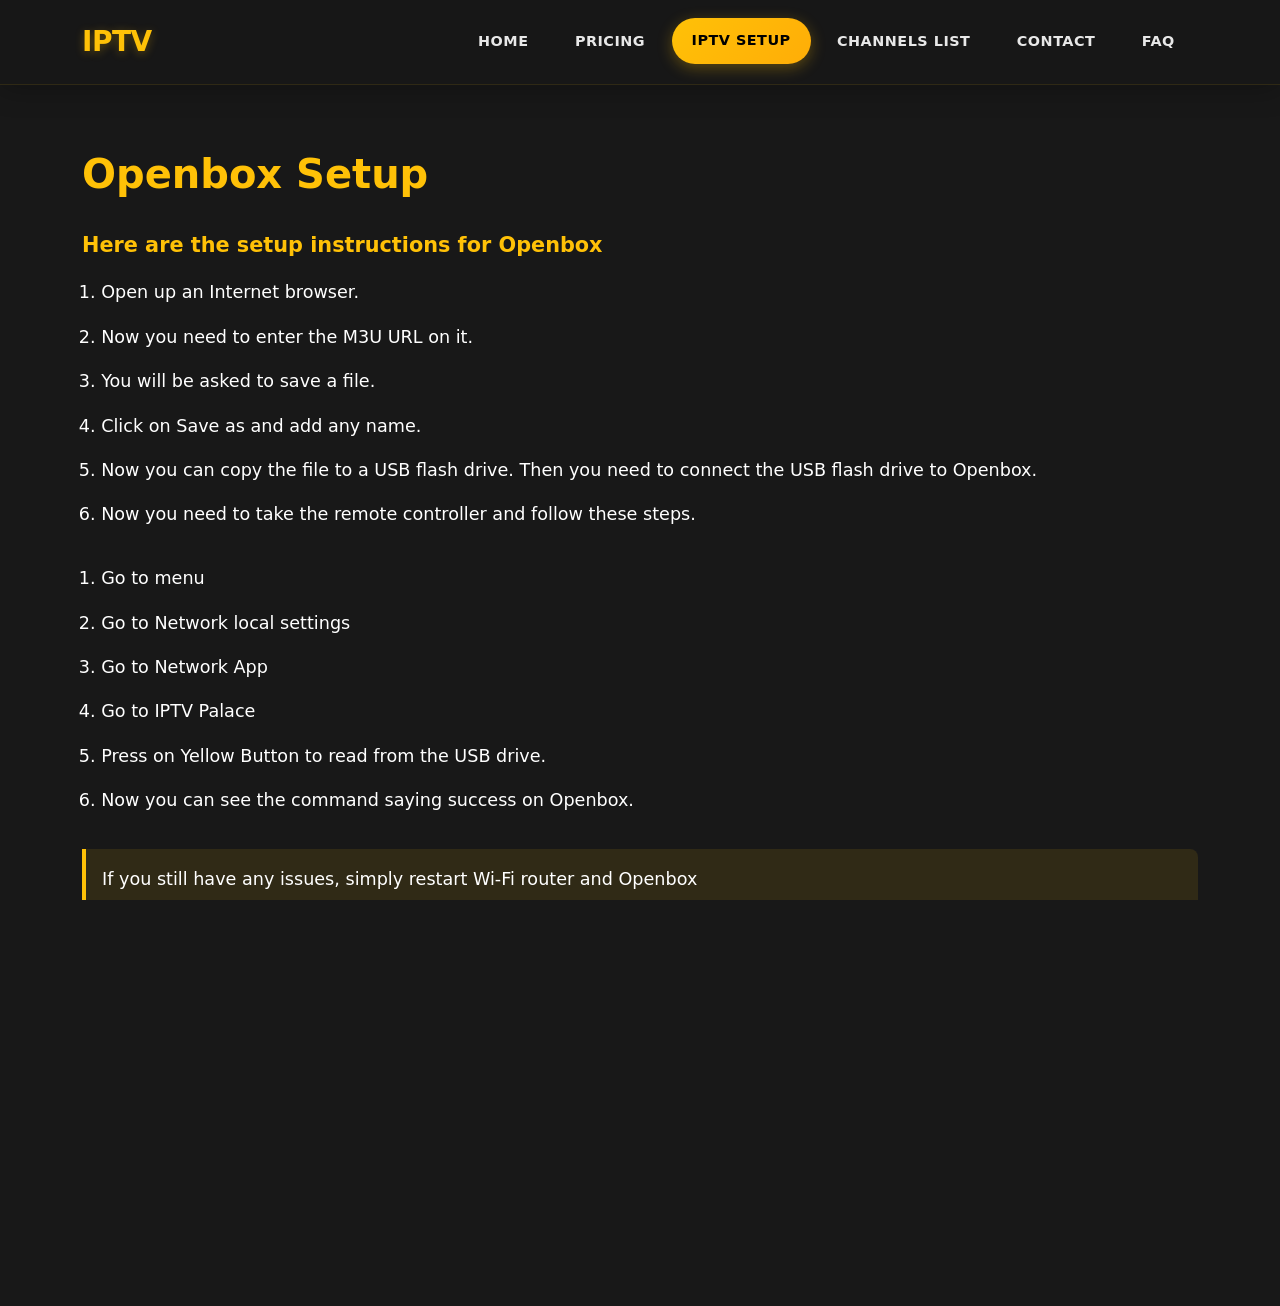
<file: openbox-setup.html>
<!DOCTYPE html>
<html lang="en">
<head>
  <meta charset="UTF-8">
  <meta name="viewport" content="width=device-width, initial-scale=1">
  <title>Openbox Setup - IPTV</title>
  <link href="https://cdn.jsdelivr.net/npm/bootstrap@5.3.2/dist/css/bootstrap.min.css" rel="stylesheet">
  <link rel="stylesheet" href="styles.css">
  <link rel="stylesheet" href="https://cdn.jsdelivr.net/npm/bootstrap-icons@1.10.5/font/bootstrap-icons.css">
  <style>
    body { 
      background: #181818;
      color: #fff;
    }
    .setup-content {
      padding: 2rem 0;
    }
    .setup-content h1 {
      color: #ffc107;
      font-size: 2.5rem;
      font-weight: 700;
      margin-bottom: 2rem;
    }
    .setup-content p {
      color: #fff;
      font-size: 1.1rem;
      line-height: 1.6;
      margin-bottom: 1.5rem;
    }
    .setup-content ol {
      padding-left: 1.2rem;
      margin-bottom: 2rem;
    }
    .setup-content ol li {
      color: #fff;
      font-size: 1.1rem;
      line-height: 1.8;
      margin-bottom: 0.8rem;
    }
    .setup-content strong {
      color: #ffc107;
      font-size: 1.3rem;
      font-weight: 600;
      display: block;
      margin: 2rem 0 1rem 0;
    }
    .setup-content a {
      color: #ffc107;
      text-decoration: none;
      transition: color 0.2s;
    }
    .setup-content a:hover {
      color: #ff9800;
      text-decoration: underline;
    }
    .setup-content .note {
      background: rgba(255, 193, 7, 0.1);
      border-left: 4px solid #ffc107;
      padding: 1rem;
      margin: 2rem 0;
      border-radius: 0 0.5rem 0.5rem 0;
    }
  </style>
</head>
<body>
  <!-- Navbar -->
  <nav class="navbar navbar-expand-lg custom-navbar py-3 fixed-top">
    <div class="container">
      <a class="navbar-brand d-flex align-items-center" href="index.html">
        <span class="fw-bold fs-3 text-warning">IPTV</span>
      </a>
      <button class="navbar-toggler" type="button" data-bs-toggle="collapse" data-bs-target="#navbarNav">
        <span class="navbar-toggler-icon"></span>
      </button>
      <div class="collapse navbar-collapse" id="navbarNav">
        <ul class="navbar-nav ms-auto">
          <li class="nav-item"><a class="nav-link" href="index.html">Home</a></li>
          <li class="nav-item"><a class="nav-link" href="index.html#pricing">Pricing</a></li>
          <li class="nav-item"><a class="nav-link active" href="iptv-setup.html">IPTV Setup</a></li>
          <li class="nav-item"><a class="nav-link" href="#">Channels List</a></li>
          <li class="nav-item"><a class="nav-link" href="contact.html">Contact</a></li>
          <li class="nav-item"><a class="nav-link" href="#">FAQ</a></li>
        </ul>
      </div>
    </div>
  </nav>

  <div class="setup-content mt-5">
    <div class="container">
      <div class="content">
        <h1>Openbox Setup</h1>
        <strong>Here are the setup instructions for Openbox</strong>
        
        <ol>
          <li>Open up an Internet browser.</li>
          <li>Now you need to enter the M3U URL on it.</li>
          <li>You will be asked to save a file.</li>
          <li>Click on Save as and add any name.</li>
          <li>Now you can copy the file to a USB flash drive. Then you need to connect the USB flash drive to Openbox.</li>
          <li>Now you need to take the remote controller and follow these steps.</li>
        </ol>

        <ol>
          <li>Go to menu</li>
          <li>Go to Network local settings</li>
          <li>Go to Network App</li>
          <li>Go to IPTV Palace</li>
          <li>Press on Yellow Button to read from the USB drive.</li>
          <li>Now you can see the command saying success on Openbox.</li>
        </ol>

        <div class="note">
          <p>If you still have any issues, simply restart Wi-Fi router and Openbox</p>
        </div>
      </div>
    </div>
  </div>

  <!-- Footer -->
  <footer class="footer-section bg-black text-light pt-5 pb-3 mt-auto">
    <div class="container">
      <div class="row gy-4">
        <div class="col-12 col-md-4 col-lg-3">
          <span class="fw-bold fs-4 text-warning mb-2 d-block">IPTV</span>
          <p class="small mb-3">Premium IPTV service with thousands of channels and on-demand content for all your devices.</p>
          <div class="mb-3">
            <a href="#" class="footer-social me-2"><i class="bi bi-facebook"></i></a>
            <a href="#" class="footer-social me-2"><i class="bi bi-twitter"></i></a>
            <a href="#" class="footer-social me-2"><i class="bi bi-instagram"></i></a>
            <a href="#" class="footer-social me-2"><i class="bi bi-youtube"></i></a>
            <a href="#" class="footer-social"><i class="bi bi-telegram"></i></a>
          </div>
          <div class="small text-secondary">&copy; 2024 IPTV. All rights reserved.</div>
        </div>
        <div class="col-6 col-md-2 col-lg-2">
          <div class="fw-bold text-light mb-2">Quick Links</div>
          <ul class="list-unstyled footer-links">
            <li><a href="#" class="footer-link">Channels</a></li>
            <li><a href="#" class="footer-link">Pricing</a></li>
            <li><a href="#" class="footer-link">Features</a></li>
            <li><a href="#" class="footer-link">Devices</a></li>
            <li><a href="#" class="footer-link">FAQs</a></li>
          </ul>
        </div>
        <div class="col-6 col-md-3 col-lg-3">
          <div class="fw-bold text-light mb-2">Support</div>
          <ul class="list-unstyled footer-links">
            <li><a href="#" class="footer-link">Help Center</a></li>
            <li><a href="#" class="footer-link">Contact Us</a></li>
            <li><a href="#" class="footer-link">Live Chat</a></li>
            <li><a href="#" class="footer-link">Setup Guides</a></li>
            <li><a href="#" class="footer-link">Device Compatibility</a></li>
          </ul>
        </div>
        <div class="col-12 col-md-3 col-lg-4">
          <div class="fw-bold text-light mb-2">Legal</div>
          <ul class="list-unstyled footer-links">
            <li><a href="#" class="footer-link">Terms of Service</a></li>
            <li><a href="#" class="footer-link">Privacy Policy</a></li>
            <li><a href="#" class="footer-link">Refund Policy</a></li>
            <li><a href="#" class="footer-link">Copyright Notice</a></li>
            <li><a href="#" class="footer-link">Cookie Policy</a></li>
          </ul>
        </div>
      </div>
    </div>
  </footer>

  <script src="https://cdn.jsdelivr.net/npm/bootstrap@5.3.2/dist/js/bootstrap.bundle.min.js"></script>
</body>
</html>
</file>
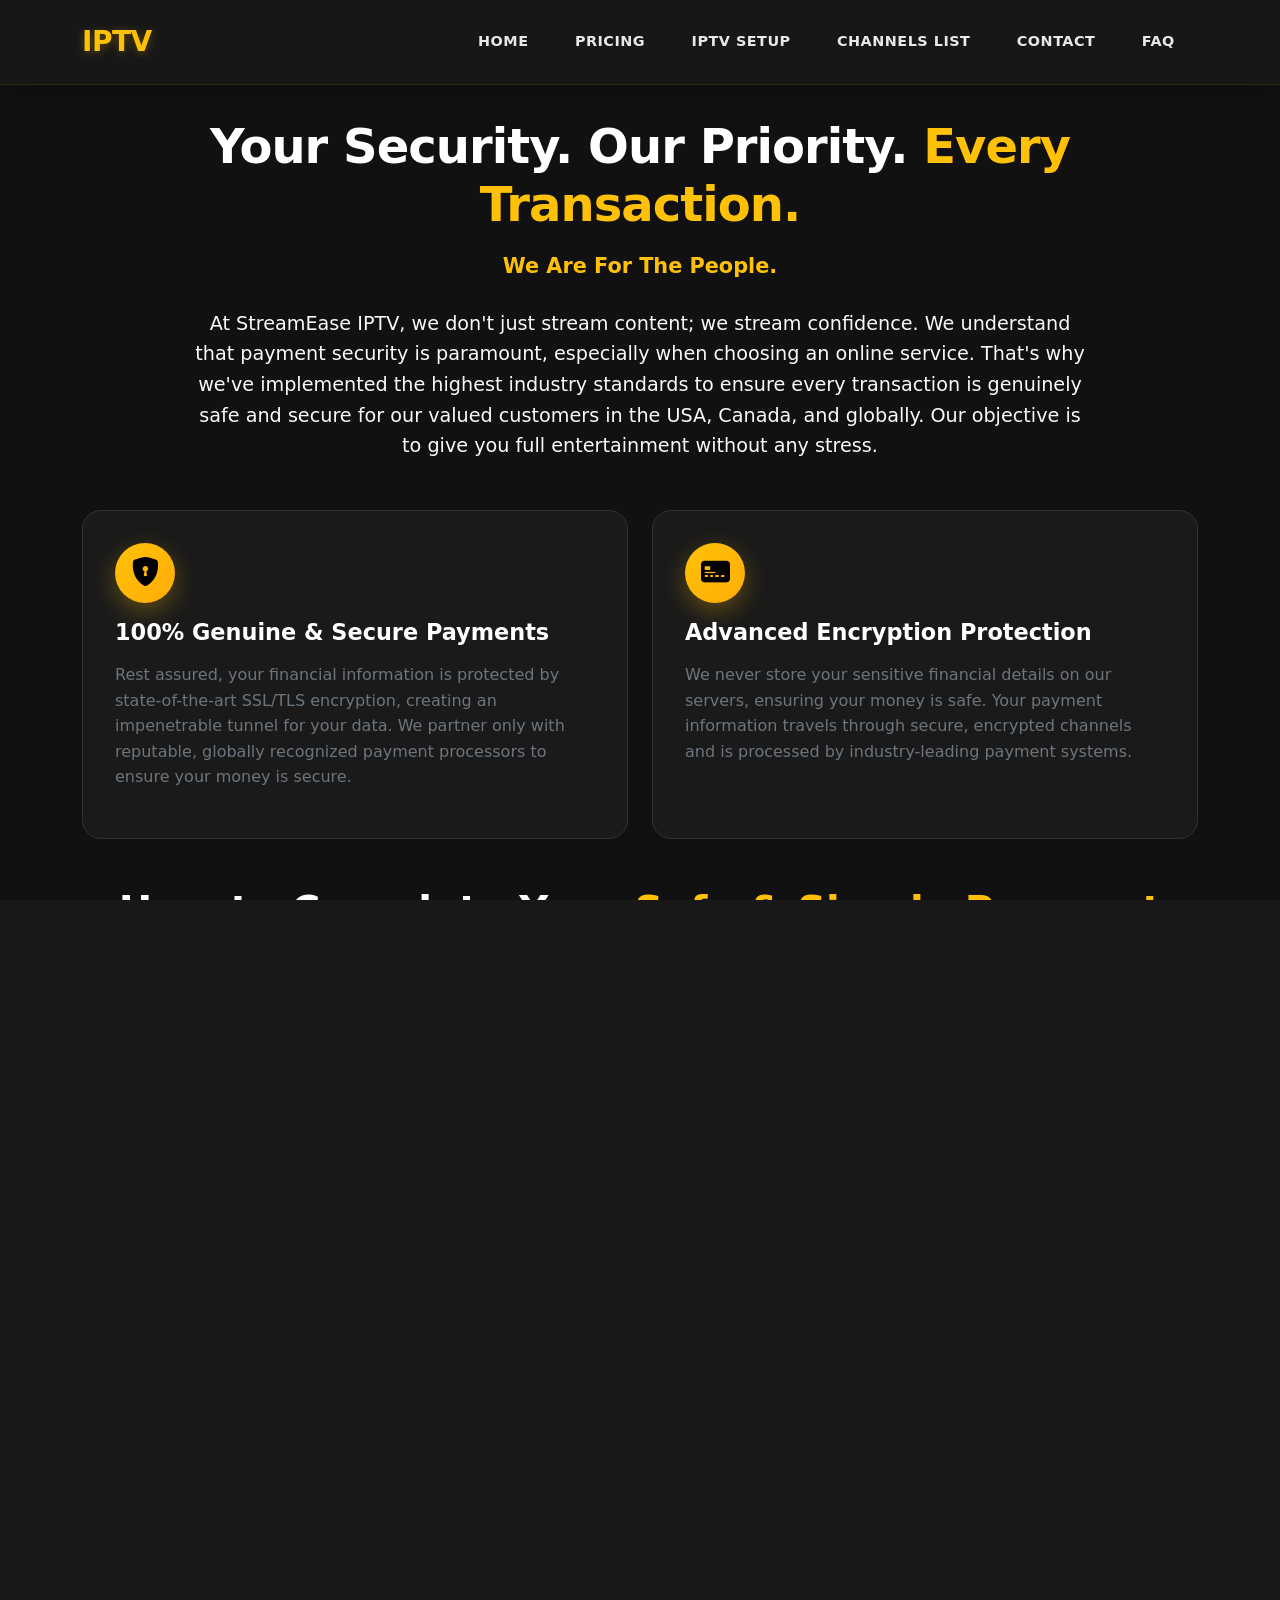
<file: payment.html>
<!DOCTYPE html>
<html lang="en">
<head>
  <meta charset="UTF-8">
  <meta name="viewport" content="width=device-width, initial-scale=1">
  <title>Payment Page - StreamEase IPTV</title>
  <meta name="description" content="Secure your StreamEase IPTV subscription with complete confidence. Our payment process utilizes advanced encryption, ensuring your money is genuinely safe for all USA & Canada transactions. Experience powerful, stress-free entertainment.">
  <link href="https://cdn.jsdelivr.net/npm/bootstrap@5.3.2/dist/css/bootstrap.min.css" rel="stylesheet">
  <link rel="stylesheet" href="https://cdn.jsdelivr.net/npm/bootstrap-icons@1.10.5/font/bootstrap-icons.css">
  <link rel="stylesheet" href="styles.css">
  <style>
    body {
      background: #181818;
      color: #fff;
    }
    .payment-container {
      max-width: 1100px;
      margin: 60px auto 40px auto;
      background: #232323;
      border-radius: 1.5rem;
      box-shadow: 0 4px 32px rgba(0,0,0,0.13);
      padding: 2.5rem 2rem;
      display: flex;
      gap: 2.5rem;
    }
    .payment-form-section {
      flex: 2;
    }
    .purchase-summary-section {
      flex: 1;
      background: #181818;
      border-radius: 1rem;
      padding: 2rem 1.5rem;
      min-width: 320px;
      box-shadow: 0 2px 12px rgba(0,0,0,0.10);
      color: #fff;
    }
    .saved-cards {
      display: flex;
      gap: 1.5rem;
      margin-bottom: 2rem;
      overflow-x: auto;
      padding-bottom: 1rem;
    }
    .card-box {
      background: linear-gradient(135deg, #2a2a2a, #1a1a1a);
      color: #fff;
      border-radius: 1rem;
      padding: 1.2rem 1.5rem;
      min-width: 260px;
      box-shadow: 0 2px 12px rgba(0,0,0,0.10);
      position: relative;
      transition: all 0.3s ease;
      border: 2px solid transparent;
      cursor: pointer;
    }
    .card-box.selected {
      border: 2px solid #ffc107;
      box-shadow: 0 4px 24px rgba(255,193,7,0.10);
      transform: translateY(-2px);
    }
    .card-box:hover:not(.selected) {
      transform: translateY(-2px);
      box-shadow: 0 4px 20px rgba(0,0,0,0.15);
    }
    .card-box.light {
      background: linear-gradient(135deg, #232323, #1a1a1a);
      color: #fff;
      border: 1px solid #333;
    }
    .card-box.paypal {
      background: linear-gradient(135deg, #003087, #009cde);
    }
    .card-box.paypal .card-type {
      color: #fff;
    }
    .card-box.paypal .card-type i {
      color: #fff;
    }
    .card-box.paypal .card-number {
      color: #fff;
    }
    .card-box.paypal .card-holder,
    .card-box.paypal .card-expiry {
      color: rgba(255, 255, 255, 0.8);
    }
    .card-type {
      font-weight: 700;
      font-size: 1.1rem;
      margin-bottom: 0.5rem;
      display: flex;
      align-items: center;
      gap: 0.5rem;
    }
    .card-type i {
      color: #ffc107;
    }
    .card-number {
      font-size: 1.2rem;
      letter-spacing: 2px;
      margin-bottom: 0.5rem;
      font-family: 'Courier New', monospace;
    }
    .card-holder, .card-expiry {
      font-size: 0.95rem;
      color: #bbb;
    }
    .card-expiry {
      position: absolute;
      right: 1.5rem;
      bottom: 1.2rem;
      color: #fff;
      font-weight: 600;
    }
    .form-label {
      font-weight: 500;
      color: #ffc107;
      margin-bottom: 0.5rem;
    }
    .form-control, .form-select {
      border-radius: 0.7rem;
      background: #2a2a2a;
      border: 1px solid #333;
      color: #fff;
      font-size: 1rem;
      padding: 0.8rem 1rem;
      transition: all 0.3s ease;
    }
    .form-control:focus, .form-select:focus {
      border-color: #ffc107;
      box-shadow: 0 0 0 2px rgba(255,193,7,0.15);
      background: #2a2a2a;
      color: #fff;
    }
    .form-control.is-invalid {
      border-color: #dc3545;
      background-image: none;
    }
    .form-control.is-valid {
      border-color: #198754;
      background-image: none;
    }
    .invalid-feedback {
      color: #dc3545;
      font-size: 0.875rem;
      margin-top: 0.25rem;
    }
    .valid-feedback {
      color: #198754;
      font-size: 0.875rem;
      margin-top: 0.25rem;
    }
    .form-text {
      color: #6c757d;
      font-size: 0.875rem;
      margin-top: 0.25rem;
    }
    .btn-primary, .btn-warning {
      border-radius: 0.7rem;
      font-weight: 600;
      font-size: 1.1rem;
      padding: 0.8rem 2.5rem;
      transition: all 0.3s ease;
    }
    .btn-warning {
      color: #181818;
      background: #ffc107;
      border: none;
    }
    .btn-warning:hover {
      background: #ff9800;
      color: #fff;
      transform: translateY(-1px);
    }
    .btn-outline-secondary {
      border-radius: 0.7rem;
      color: #fff;
      border-color: #ffc107;
      padding: 0.8rem 2rem;
    }
    .btn-outline-secondary:hover {
      background: #ffc107;
      color: #181818;
      border-color: #ffc107;
      transform: translateY(-1px);
    }
    .form-check-input {
      background-color: #2a2a2a;
      border-color: #333;
    }
    .form-check-input:checked {
      background-color: #ffc107;
      border-color: #ffc107;
    }
    .form-check-input:focus {
      border-color: #ffc107;
      box-shadow: 0 0 0 0.25rem rgba(255,193,7,0.25);
    }
    .form-check-label {
      color: #bbb;
    }
    .input-group-text {
      background: #2a2a2a;
      border: 1px solid #333;
      color: #fff;
      border-radius: 0.7rem;
    }
    .secure-badge {
      display: inline-flex;
      align-items: center;
      gap: 0.5rem;
      background: rgba(255,193,7,0.1);
      color: #ffc107;
      padding: 0.5rem 1rem;
      border-radius: 0.5rem;
      font-size: 0.9rem;
      margin-bottom: 1rem;
    }
    .secure-badge i {
      font-size: 1.1rem;
    }
    .summary-title {
      font-size: 1.2rem;
      font-weight: 700;
      margin-bottom: 1.2rem;
      color: #ffc107;
    }
    .summary-section {
      margin-bottom: 1.5rem;
    }
    .summary-label {
      color: #bbb;
      font-size: 0.98rem;
    }
    .summary-value {
      font-weight: 600;
      font-size: 1.05rem;
      color: #fff;
    }
    .summary-discount {
      background: #ff5252;
      color: #fff;
      border-radius: 0.5rem;
      padding: 0.3rem 0.8rem;
      font-size: 0.98rem;
      font-weight: 600;
      margin-bottom: 1rem;
      display: inline-block;
    }
    .summary-total {
      font-size: 1.3rem;
      font-weight: 700;
      color: #00e676;
    }
    .summary-offer {
      background: #232323;
      color: #ffc107;
      border-radius: 0.5rem;
      padding: 0.2rem 0.7rem;
      font-size: 0.95rem;
      font-weight: 600;
      margin-bottom: 0.7rem;
      display: inline-block;
    }
    a.text-primary { color: #ffc107 !important; }
    a.text-primary:hover { color: #ff9800 !important; }
    @media (max-width: 900px) {
      .payment-container {
        flex-direction: column;
        padding: 1.5rem 0.5rem;
      }
      .purchase-summary-section {
        min-width: unset;
        margin-top: 2rem;
      }
    }
    /* Add PayPal specific styles */
    .btn-paypal {
      background: #0070ba;
      color: #fff;
      border: none;
      border-radius: 0.7rem;
      font-weight: 600;
      transition: all 0.3s ease;
    }
    
    .btn-paypal:hover {
      background: #005ea6;
      color: #fff;
      transform: translateY(-1px);
    }
    
    .btn-paypal:active {
      background: #004b8c;
    }
    
    .bi-paypal {
      font-size: 1.2rem;
    }
    .form-control.capitalize {
      text-transform: capitalize;
    }
    .form-control.uppercase {
      text-transform: uppercase;
    }
    .form-control::placeholder {
      text-transform: none;
    }

  </style>
</head>
<body>
  <!-- Navbar -->
  <nav class="navbar navbar-expand-lg custom-navbar py-3 fixed-top">
    <div class="container">
      <a class="navbar-brand d-flex align-items-center" href="index.html">
        <span class="fw-bold fs-3 text-warning">IPTV</span>
      </a>
      <button class="navbar-toggler" type="button" data-bs-toggle="collapse" data-bs-target="#navbarNav">
        <span class="navbar-toggler-icon"></span>
      </button>
      <div class="collapse navbar-collapse" id="navbarNav">
        <ul class="navbar-nav ms-auto">
          <li class="nav-item"><a class="nav-link" href="index.html">Home</a></li>
          <li class="nav-item"><a class="nav-link" href="index.html#pricing">Pricing</a></li>
          <li class="nav-item"><a class="nav-link" href="iptv-setup.html">IPTV Setup</a></li>
          <li class="nav-item"><a class="nav-link" href="channels.html">Channels List</a></li>
          <li class="nav-item"><a class="nav-link" href="contact.html">Contact</a></li>
          <li class="nav-item"><a class="nav-link" href="faq.html">FAQ</a></li>
        </ul>
      </div>
    </div>
  </nav>

  <!-- Security & Payment Information Section -->
  <section class="security-info-section py-5" style="background: #111; margin-top: 0; padding-top: 100px;">
    <div class="container">
      <div class="text-center mb-5">
        <h1 class="fw-bold mb-3" style="font-size:clamp(2.2rem, 5vw, 3rem); color:#ffffff; font-family:'Segoe UI', system-ui, -apple-system, sans-serif; letter-spacing:-0.02em;">
          Your Security. Our Priority. <span style="color:#ffc107;">Every Transaction.</span>
        </h1>
        <p class="lead mb-4" style="max-width: 800px; margin: 0 auto; font-size:clamp(1.1rem, 2.5vw, 1.3rem); color:#ffc107; line-height:1.7; font-weight:600;">
          We Are For The People.
        </p>
        <p class="text-light" style="max-width: 900px; margin: 0 auto; font-size:clamp(1rem, 2.2vw, 1.2rem); color:#e8e8e8; line-height:1.6;">
          At StreamEase IPTV, we don't just stream content; we stream confidence. We understand that payment security is paramount, especially when choosing an online service. That's why we've implemented the highest industry standards to ensure every transaction is genuinely safe and secure for our valued customers in the USA, Canada, and globally. Our objective is to give you full entertainment without any stress.
        </p>
      </div>

      <!-- Security Features -->
      <div class="row g-4 mb-5">
        <div class="col-12 col-md-6">
          <div class="security-card h-100" style="background:#1a1a1a; border-radius:1.2rem; padding:2rem; border:1px solid #333; transition:all 0.3s ease;">
            <div class="security-icon mb-3" style="width:60px; height:60px; background:linear-gradient(135deg, #ffc107 0%, #ffad07 100%); border-radius:50%; display:flex; align-items:center; justify-content:center; box-shadow:0 8px 25px rgba(255,193,7,0.3);">
              <i class="bi bi-shield-lock-fill" style="font-size:1.8rem; color:#000;"></i>
            </div>
            <h3 class="text-white mb-3" style="font-size:1.4rem; font-weight:600;">100% Genuine & Secure Payments</h3>
            <p class="text-secondary" style="font-size:1rem; line-height:1.6;">
              Rest assured, your financial information is protected by state-of-the-art SSL/TLS encryption, creating an impenetrable tunnel for your data. We partner only with reputable, globally recognized payment processors to ensure your money is secure.
            </p>
          </div>
        </div>

        <div class="col-12 col-md-6">
          <div class="security-card h-100" style="background:#1a1a1a; border-radius:1.2rem; padding:2rem; border:1px solid #333; transition:all 0.3s ease;">
            <div class="security-icon mb-3" style="width:60px; height:60px; background:linear-gradient(135deg, #ffc107 0%, #ffad07 100%); border-radius:50%; display:flex; align-items:center; justify-content:center; box-shadow:0 8px 25px rgba(255,193,7,0.3);">
              <i class="bi bi-credit-card-2-front-fill" style="font-size:1.8rem; color:#000;"></i>
            </div>
            <h3 class="text-white mb-3" style="font-size:1.4rem; font-weight:600;">Advanced Encryption Protection</h3>
            <p class="text-secondary" style="font-size:1rem; line-height:1.6;">
              We never store your sensitive financial details on our servers, ensuring your money is safe. Your payment information travels through secure, encrypted channels and is processed by industry-leading payment systems.
            </p>
          </div>
        </div>
      </div>

      <!-- Payment Steps -->
      <div class="payment-steps-section">
        <div class="text-center mb-4">
          <h3 class="fw-bold mb-3" style="font-size:clamp(1.8rem, 4vw, 2.5rem); color:#ffffff; font-family:'Segoe UI', system-ui, -apple-system, sans-serif;">
            How to Complete Your <span style="color:#ffc107;">Safe & Simple Payment</span>
          </h3>
        </div>

        <div class="row g-4">
          <div class="col-12 col-md-6 col-lg-3">
            <div class="step-card text-center h-100" style="background:#1a1a1a; border-radius:1rem; padding:1.5rem; border:1px solid #333; transition:all 0.3s ease;">
              <div class="step-number mb-3" style="width:50px; height:50px; background:#ffc107; border-radius:50%; display:flex; align-items:center; justify-content:center; margin:0 auto; color:#000; font-weight:bold; font-size:1.2rem;">1</div>
              <h5 class="text-white mb-2" style="font-size:1.1rem; font-weight:600;">Confirm Your Ideal Plan</h5>
              <p class="text-secondary mb-0" style="font-size:0.9rem;">Verify the StreamEase IPTV subscription plan that best suits your entertainment needs, granting access to millions of channels and the latest movies.</p>
            </div>
          </div>

          <div class="col-12 col-md-6 col-lg-3">
            <div class="step-card text-center h-100" style="background:#1a1a1a; border-radius:1rem; padding:1.5rem; border:1px solid #333; transition:all 0.3s ease;">
              <div class="step-number mb-3" style="width:50px; height:50px; background:#ffc107; border-radius:50%; display:flex; align-items:center; justify-content:center; margin:0 auto; color:#000; font-weight:bold; font-size:1.2rem;">2</div>
              <h5 class="text-white mb-2" style="font-size:1.1rem; font-weight:600;">Choose Your Trusted Method</h5>
              <p class="text-secondary mb-0" style="font-size:0.9rem;">Select from a range of universally accepted and secure payment options, including major Credit/Debit Cards (Visa, Mastercard, American Express), PayPal, and other secure digital wallets.</p>
            </div>
          </div>

          <div class="col-12 col-md-6 col-lg-3">
            <div class="step-card text-center h-100" style="background:#1a1a1a; border-radius:1rem; padding:1.5rem; border:1px solid #333; transition:all 0.3s ease;">
              <div class="step-number mb-3" style="width:50px; height:50px; background:#ffc107; border-radius:50%; display:flex; align-items:center; justify-content:center; margin:0 auto; color:#000; font-weight:bold; font-size:1.2rem;">3</div>
              <h5 class="text-white mb-2" style="font-size:1.1rem; font-weight:600;">Enter Details with Confidence</h5>
              <p class="text-secondary mb-0" style="font-size:0.9rem;">Provide your payment information within our secure, encrypted interface. We never store your sensitive financial details on our servers, ensuring your money is safe.</p>
            </div>
          </div>

          <div class="col-12 col-md-6 col-lg-3">
            <div class="step-card text-center h-100" style="background:#1a1a1a; border-radius:1rem; padding:1.5rem; border:1px solid #333; transition:all 0.3s ease;">
              <div class="step-number mb-3" style="width:50px; height:50px; background:#ffc107; border-radius:50%; display:flex; align-items:center; justify-content:center; margin:0 auto; color:#000; font-weight:bold; font-size:1.2rem;">4</div>
              <h5 class="text-white mb-2" style="font-size:1.1rem; font-weight:600;">Finalize Your Secure Subscription</h5>
              <p class="text-secondary mb-0" style="font-size:0.9rem;">Review your order summary and click "Securely Subscribe Now" to complete your transaction with absolute peace of mind. You'll receive instant confirmation for your powerful entertainment experience.</p>
            </div>
          </div>
        </div>
      </div>

      <!-- Final Message -->
      <div class="text-center mt-5 pt-4">
        <p class="lead mb-0" style="color:#ffc107; font-size:clamp(1.1rem, 2.5vw, 1.3rem); font-weight:600;">
          Your money is secure. Your information is private. Your entertainment awaits.<br>
          <span style="color:#ffffff;">We are for the people, for your stress-free enjoyment.</span>
        </p>
      </div>
    </div>
  </section>

  <div class="payment-container" style="margin-top: 0;">
    <!-- Payment Form Section -->
    <div class="payment-form-section">
      <h2 class="mb-4 fw-bold text-warning">Payment Information</h2>
      <div class="secure-badge mb-4">
        <i class="bi bi-shield-lock-fill"></i>
        <span>Secure Payment - SSL Encrypted</span>
      </div>

      
      <form id="paymentForm" class="needs-validation" novalidate>
        <!-- Personal Information -->
        <div class="mb-4">
          <h5 class="text-warning mb-3">Personal Information</h5>
          <div class="row g-3">
            <div class="col-md-6">
              <label class="form-label">First Name</label>
              <input type="text" class="form-control capitalize" placeholder="First Name" required pattern="[A-Za-z\s]{2,}" oninput="this.value = this.value.replace(/[^A-Za-z\s]/g, '').replace(/\b\w/g, l => l.toUpperCase())">
              <div class="invalid-feedback">Please enter a valid first name.</div>
            </div>
            <div class="col-md-6">
              <label class="form-label">Last Name</label>
              <input type="text" class="form-control capitalize" placeholder="Last Name" required pattern="[A-Za-z\s]{2,}" oninput="this.value = this.value.replace(/[^A-Za-z\s]/g, '').replace(/\b\w/g, l => l.toUpperCase())">
              <div class="invalid-feedback">Please enter a valid last name.</div>
            </div>
            <div class="col-md-6">
              <label class="form-label">Email Address</label>
              <input type="email" class="form-control" placeholder="email@example.com" required>
              <div class="invalid-feedback">Please enter a valid email address.</div>
            </div>
            <div class="col-md-6">
              <label class="form-label">Phone Number</label>
              <input type="tel" class="form-control" placeholder="+1 (555) 000-0000" required pattern="[0-9+\s()-]{10,}">
              <div class="invalid-feedback">Please enter a valid phone number.</div>
            </div>
          </div>
        </div>

        <!-- Billing Address -->
        <div class="mb-4">
          <h5 class="text-warning mb-3">Billing Address</h5>
          <div class="row g-3">
            <div class="col-12">
              <label class="form-label">Street Address</label>
              <input type="text" class="form-control capitalize" placeholder="Street Address" required oninput="this.value = this.value.replace(/\b\w/g, l => l.toUpperCase())">
              <div class="invalid-feedback">Please enter your street address.</div>
            </div>
            <div class="col-md-6">
              <label class="form-label">City</label>
              <input type="text" class="form-control capitalize" placeholder="City" required oninput="this.value = this.value.replace(/\b\w/g, l => l.toUpperCase())">
              <div class="invalid-feedback">Please enter your city.</div>
            </div>
            <div class="col-md-3">
              <label class="form-label">State/Province</label>
              <input type="text" class="form-control uppercase" placeholder="State" required oninput="this.value = this.value.toUpperCase()">
              <div class="invalid-feedback">Please enter your state.</div>
            </div>
            <div class="col-md-3">
              <label class="form-label">ZIP/Postal Code</label>
              <input type="text" class="form-control" placeholder="ZIP" required pattern="[0-9]{5,}">
              <div class="invalid-feedback">Please enter a valid ZIP code.</div>
            </div>
            <div class="col-md-6">
              <label class="form-label">Country</label>
              <select class="form-select" required>
                <option value="">Select Country</option>
                <option value="US">United States</option>
                <option value="CA">Canada</option>
                <option value="UK">United Kingdom</option>
                <!-- Add more countries as needed -->
              </select>
              <div class="invalid-feedback">Please select your country.</div>
            </div>
          </div>
        </div>

        <!-- Payment Information -->
        <div class="mb-4">
          <h5 class="text-warning mb-3">Payment Details</h5>
          <div class="row g-3">
            <div class="col-12">
              <label class="form-label">Name on Card</label>
              <input type="text" class="form-control capitalize" placeholder="Cardholder Name" required pattern="[A-Za-z\s]{2,}" oninput="this.value = this.value.replace(/[^A-Za-z\s]/g, '').replace(/\b\w/g, l => l.toUpperCase())">
              <div class="invalid-feedback">Please enter the name as it appears on your card.</div>
            </div>
            <div class="col-12">
              <label class="form-label">Card Number</label>
              <div class="input-group">
                <input type="text" class="form-control" placeholder="Card Number" required pattern="[0-9\s]{13,19}" maxlength="19">
                <span class="input-group-text"><i class="bi bi-credit-card"></i></span>
              </div>
              <div class="invalid-feedback">Please enter a valid card number.</div>
            </div>
            <div class="col-md-6">
              <label class="form-label">Expiry Date</label>
              <input type="text" class="form-control" placeholder="MM/YY" required pattern="(0[1-9]|1[0-2])\/([0-9]{2})" maxlength="5">
              <div class="invalid-feedback">Please enter a valid expiry date (MM/YY).</div>
            </div>
            <div class="col-md-6">
              <label class="form-label">CVV</label>
              <div class="input-group">
                <input type="text" class="form-control" placeholder="CVV" required pattern="[0-9]{3,4}" maxlength="4">
                <span class="input-group-text" data-bs-toggle="tooltip" title="3 or 4 digit security code">
                  <i class="bi bi-question-circle"></i>
                </span>
              </div>
              <div class="invalid-feedback">Please enter a valid CVV.</div>
            </div>
          </div>
        </div>

        <div class="form-check mb-4">
          <input class="form-check-input" type="checkbox" value="" id="authorizeCheck" required>
          <label class="form-check-label" for="authorizeCheck">
            I authorize the company to charge my card for the total amount and agree to the <a href="#" class="text-warning">Terms of Service</a>.
          </label>
          <div class="invalid-feedback">You must agree to the terms before proceeding.</div>
        </div>

        <div class="d-flex justify-content-between">
          <a href="index.html#pricing" class="btn btn-outline-secondary">
            <i class="bi bi-arrow-left me-2"></i>Go Back
          </a>
          <button type="submit" class="btn btn-warning">
            <i class="bi bi-lock-fill me-2"></i>Complete Payment
          </button>
        </div>
      </form>
    </div>
    <!-- Purchase Summary Section -->
    <div class="purchase-summary-section">
      <div class="summary-title">Plan Details</div>
      <div class="summary-section mb-2">
        <div class="summary-label">Plan</div>
        <div class="summary-value" id="planName">Loading...</div>
        <div class="summary-label">Duration</div>
        <div class="summary-value mb-2" id="planDuration">Loading...</div>
      </div>
      <div class="summary-section mb-2">
        <div class="d-flex justify-content-between"><span class="summary-label">Plan Price</span><span class="summary-value" id="planPrice">-</span></div>
        <div class="d-flex justify-content-between"><span class="summary-label">Tax</span><span class="summary-value" id="planTax">-</span></div>
        <hr style="border-color: #333; margin: 1rem 0;">
        <div class="d-flex justify-content-between"><span class="summary-label fw-bold" style="font-size: 1.1rem;">Total</span><span class="summary-total" id="planTotal">-</span></div>
      </div>
      <div class="summary-offer mb-2" id="planOffer"></div>
      <div class="plan-features-section mt-3">
        <div class="fw-bold mb-2" style="color:#ffc107; font-size:1.1rem;">What's Included in Your Plan</div>
        <ul class="list-unstyled mb-0" id="planFeaturesList"></ul>
      </div>
      <div class="summary-label mb-2">Secure payment<br>30 day money back guarantee</div>
    </div>
  </div>

  <!-- Footer -->
  <footer class="footer-section bg-black text-light pt-5 pb-3 mt-auto">
    <div class="container">
      <div class="row gy-4">
        <div class="col-12 col-md-4 col-lg-3">
          <span class="fw-bold fs-4 text-warning mb-2 d-block">IPTV</span>
          <p class="small mb-3">Premium IPTV service with thousands of channels and on-demand content for all your devices.</p>
          <div class="mb-3">
            <a href="#" class="footer-social me-2"><i class="bi bi-facebook"></i></a>
            <a href="#" class="footer-social me-2"><i class="bi bi-twitter"></i></a>
            <a href="#" class="footer-social me-2"><i class="bi bi-instagram"></i></a>
            <a href="#" class="footer-social me-2"><i class="bi bi-youtube"></i></a>
            <a href="#" class="footer-social"><i class="bi bi-telegram"></i></a>
          </div>
          <div class="small text-secondary">&copy; 2024 IPTV. All rights reserved.</div>
        </div>
        <div class="col-6 col-md-2 col-lg-2">
          <div class="fw-bold text-light mb-2">Quick Links</div>
          <ul class="list-unstyled footer-links">
            <li><a href="" class="footer-link">Channels</a></li>
            <li><a href="index.html#pricing" class="footer-link">Pricing</a></li>
            <li><a href="#" class="footer-link">Features</a></li>
            <li><a href="#" class="footer-link">Devices</a></li>
            <li><a href="faq.html" class="footer-link">FAQs</a></li>
          </ul>
        </div>
        <div class="col-6 col-md-3 col-lg-3">
          <div class="fw-bold text-light mb-2">Support</div>
          <ul class="list-unstyled footer-links">
            <li><a href="contact.html" class="footer-link">Help Center</a></li>
            <li><a href="contact.html" class="footer-link">Contact Us</a></li>
            <li><a href="contact.html" class="footer-link">Live Chat</a></li>
            <li><a href="iptv-setup.html" class="footer-link">Setup Guides</a></li>
            <li><a href="#" class="footer-link">Device Compatibility</a></li>
          </ul>
        </div>
        <div class="col-12 col-md-3 col-lg-4">
          <div class="fw-bold text-light mb-2">Legal</div>
          <ul class="list-unstyled footer-links">
            <li><a href="#" class="footer-link">Terms of Service</a></li>
            <li><a href="#" class="footer-link">Privacy Policy</a></li>
            <li><a href="#" class="footer-link">Refund Policy</a></li>
            <li><a href="#" class="footer-link">Copyright Notice</a></li>
            <li><a href="#" class="footer-link">Cookie Policy</a></li>
          </ul>
        </div>
      </div>
    </div>
  </footer>

  <script src="https://cdn.jsdelivr.net/npm/bootstrap@5.3.2/dist/js/bootstrap.bundle.min.js"></script>
  <script>
    // Form validation
    (function () {
      'use strict'
      const forms = document.querySelectorAll('.needs-validation')
      Array.from(forms).forEach(form => {
        form.addEventListener('submit', event => {
          if (!form.checkValidity()) {
            event.preventDefault()
            event.stopPropagation()
          }
          form.classList.add('was-validated')
        }, false)
      })
    })()

    // Card number formatting
    document.querySelector('input[placeholder="Card Number"]').addEventListener('input', function(e) {
      let value = e.target.value.replace(/\D/g, '');
      let formattedValue = '';
      for(let i = 0; i < value.length; i++) {
        if(i > 0 && i % 4 === 0) {
          formattedValue += ' ';
        }
        formattedValue += value[i];
      }
      e.target.value = formattedValue;
    });

    // Expiry date formatting
    document.querySelector('input[placeholder="MM/YY"]').addEventListener('input', function(e) {
      let value = e.target.value.replace(/\D/g, '');
      if(value.length >= 2) {
        value = value.slice(0,2) + '/' + value.slice(2);
      }
      e.target.value = value;
    });

    // Initialize tooltips
    var tooltipTriggerList = [].slice.call(document.querySelectorAll('[data-bs-toggle="tooltip"]'))
    var tooltipList = tooltipTriggerList.map(function (tooltipTriggerEl) {
      return new bootstrap.Tooltip(tooltipTriggerEl)
    })

    // Plan details from URL - Enhanced Auto-Sync
    function getQueryParam(param) {
      const urlParams = new URLSearchParams(window.location.search);
      return urlParams.get(param);
    }
    
    // Auto-sync with selected plan from pricing page
    function initializePlanDetails() {
      console.log('Initializing plan details from URL parameters...');
      
      // Check if this is a direct access without plan selection
      const hasUrlParams = window.location.search.length > 0;
      if (!hasUrlParams) {
        // Redirect back to pricing page if no plan selected
        console.log('No plan selected, redirecting to pricing...');
        showNoPlanSelectedMessage();
        return;
      }
      
             // Get parameters from URL
       const planName = getQueryParam('plan') || '1 Month Premium IPTV';
       const planDuration = getQueryParam('duration') || '1 Month';
       const planPrice = getQueryParam('price') || '2900';
       const planTax = getQueryParam('tax') || '290';
       const planOffer = getQueryParam('offer') || 'Risk-Free Exploration';
       const planCurrency = getQueryParam('currency') || 'USD';
       
       console.log('Plan Details:', {
         planName,
         planDuration,
         planPrice,
         planTax,
         planOffer,
         planCurrency
       });
       
       // Convert string prices to numbers (they're in cents)
       const priceNum = parseInt(planPrice);
       const taxNum = parseInt(planTax);
       
       // Calculate total (price + tax only, no discounts)
       const totalCents = priceNum + taxNum;
      
      // Format currency display function
      function formatCurrency(cents) {
        const dollars = cents / 100;
        return new Intl.NumberFormat('en-US', {
          style: 'currency',
          currency: planCurrency,
          minimumFractionDigits: 2
        }).format(dollars);
      }
      
             // Update plan details in the summary
       document.getElementById('planName').textContent = planName;
       document.getElementById('planDuration').textContent = planDuration;
       document.getElementById('planPrice').textContent = formatCurrency(priceNum);
       document.getElementById('planTax').textContent = formatCurrency(taxNum);
       document.getElementById('planTotal').textContent = formatCurrency(totalCents);
       
       // Handle offer display
       const offerElement = document.getElementById('planOffer');
       if (planOffer && planOffer.trim() !== '') {
         offerElement.textContent = planOffer;
         offerElement.style.display = 'inline-block';
       } else {
         offerElement.style.display = 'none';
       }
      
      // Update page title
      document.title = `Payment - ${planName} - StreamEase IPTV`;
      
      console.log('Plan details successfully synced to payment page');
    }
    
    // Initialize when page loads
    initializePlanDetails();

    // Plan features mapping
    const planFeatures = {
      '1 Month Premium IPTV': [
        '✔ Millions of Live Channels (Every Language/Country)',
        '✔ Latest Movies & Expansive On-Demand Library',
        '✔ Guaranteed Buffer-Free HD/4K',
        '✔ Multi-Device Compatibility',
        '✔ 24/7 Priority Live Support',
        '✔ Secure Payment Processing',
        '✔ Instant Activation',
        '✔ TV Guide (EPG) & Catch-up Feature',
        '✔ Works on All Devices (Smart TV, Android, iOS, PC, Firestick, etc.)',
        '✔ 30-Day Money Back Guarantee'
      ],
      '3 Month Premium IPTV': [
        '✔ Millions of Live Channels (Every Language/Country)',
        '✔ Latest Movies & Expansive On-Demand Library',
        '✔ Guaranteed Buffer-Free HD/4K',
        '✔ Multi-Device Compatibility',
        '✔ 24/7 Priority Live Support',
        '✔ Secure Payment Processing',
        '✔ Instant Activation',
        '✔ TV Guide (EPG) & Catch-up Feature',
        '✔ Works on All Devices (Smart TV, Android, iOS, PC, Firestick, etc.)',
        '✔ 30-Day Money Back Guarantee'
      ],
      '6 Month Premium IPTV': [
        '✔ Millions of Live Channels (Every Language/Country)',
        '✔ Latest Movies & Expansive On-Demand Library',
        '✔ Guaranteed Buffer-Free HD/4K',
        '✔ Multi-Device Compatibility',
        '✔ 24/7 Priority Live Support',
        '✔ Secure Payment Processing',
        '✔ Instant Activation',
        '✔ TV Guide (EPG) & Catch-up Feature',
        '✔ Works on All Devices (Smart TV, Android, iOS, PC, Firestick, etc.)',
        '✔ 30-Day Money Back Guarantee'
      ],
      '12 Month Premium IPTV': [
        '✔ Millions of Live Channels (Every Language/Country)',
        '✔ Latest Movies & Expansive On-Demand Library',
        '✔ Guaranteed Buffer-Free HD/4K',
        '✔ Multi-Device Compatibility',
        '✔ 24/7 Priority Live Support',
        '✔ Secure Payment Processing',
        '✔ Instant Activation',
        '✔ TV Guide (EPG) & Catch-up Feature',
        '✔ Works on All Devices (Smart TV, Android, iOS, PC, Firestick, etc.)',
        '✔ 30-Day Money Back Guarantee'
      ]
    };
    // Update plan features based on selected plan
    function updatePlanFeatures() {
      const planName = getQueryParam('plan') || '1 Month Premium IPTV';
      console.log('Updating features for plan:', planName);
      
      // Get features for the selected plan, fallback to 1 Month if not found
      const features = planFeatures[planName] || planFeatures['1 Month Premium IPTV'];
      const featuresList = document.getElementById('planFeaturesList');
      
      // Clear existing features
      featuresList.innerHTML = '';
      
      // Add features to the list
      features.forEach(feature => {
        const li = document.createElement('li');
        li.style.marginBottom = '0.5rem';
        li.style.color = '#e8e8e8';
        li.style.fontSize = '0.95rem';
        li.style.lineHeight = '1.4';
        li.innerHTML = feature;
        featuresList.appendChild(li);
      });
      
      console.log(`Added ${features.length} features for ${planName}`);
    }
    
    // Update features when page loads
    updatePlanFeatures();
    
    // Function to handle no plan selected case
    function showNoPlanSelectedMessage() {
      document.getElementById('planName').innerHTML = '<span style="color: #ffc107;">No Plan Selected</span>';
      document.getElementById('planDuration').innerHTML = '<a href="index.html#pricing" style="color: #ffc107; text-decoration: underline;">Choose a Plan</a>';
      document.getElementById('planPrice').textContent = '-';
      document.getElementById('planTax').textContent = '-';
      document.getElementById('planTotal').textContent = '-';
      
      const offerElement = document.getElementById('planOffer');
      offerElement.innerHTML = '<i class="bi bi-arrow-left me-2"></i><a href="index.html#pricing" style="color: #ffc107; text-decoration: underline;">Select a Plan First</a>';
      offerElement.style.display = 'inline-block';
      
      const featuresList = document.getElementById('planFeaturesList');
      featuresList.innerHTML = '<li style="color: #ffc107; font-style: italic;">Please select a plan from our pricing page to view features and complete your purchase.</li>';
    }
  </script>
</body>
</html>
</file>
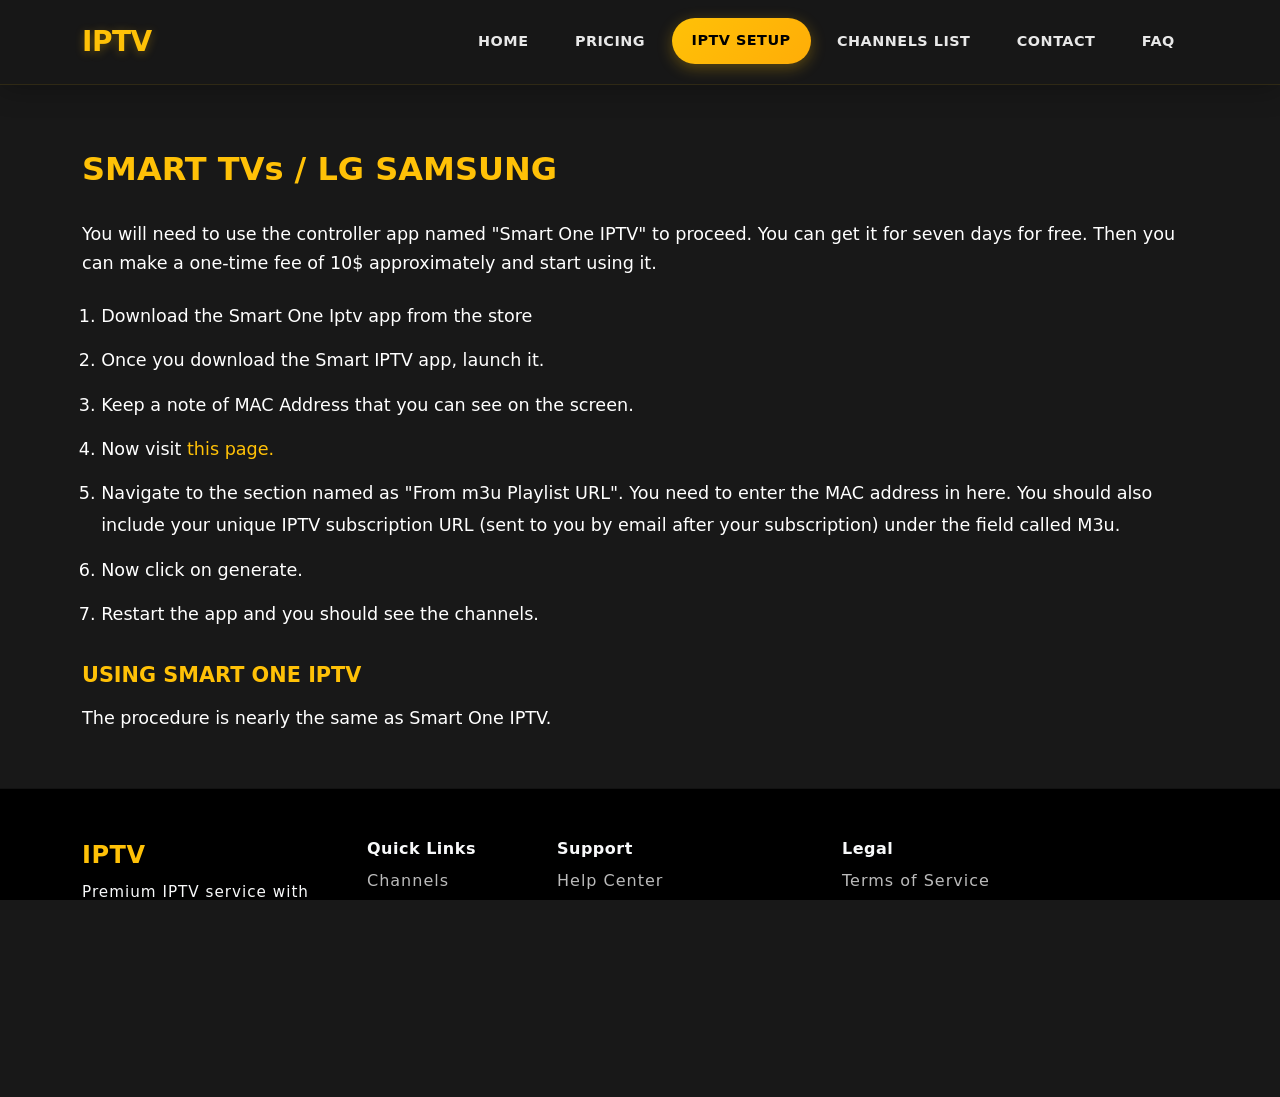
<file: smarttv-setup.html>
<!DOCTYPE html>
<html lang="en">
<head>
  <meta charset="UTF-8">
  <meta name="viewport" content="width=device-width, initial-scale=1">
  <title>Smart TV Setup - IPTV</title>
  <link href="https://cdn.jsdelivr.net/npm/bootstrap@5.3.2/dist/css/bootstrap.min.css" rel="stylesheet">
  <link rel="stylesheet" href="styles.css">
  <link rel="stylesheet" href="https://cdn.jsdelivr.net/npm/bootstrap-icons@1.10.5/font/bootstrap-icons.css">
  <style>
    body { 
      background: #181818;
      color: #fff;
    }
    .setup-content {
      padding: 2rem 0;
    }
    .setup-content h4 {
      color: #ffc107;
      font-size: 2rem;
      font-weight: 700;
      margin-bottom: 2rem;
    }
    .setup-content h6 {
      color: #ffc107;
      font-size: 1.3rem;
      font-weight: 600;
      margin: 2rem 0 1rem 0;
    }
    .setup-content p {
      color: #fff;
      font-size: 1.1rem;
      line-height: 1.6;
      margin-bottom: 1.5rem;
    }
    .setup-content ol {
      padding-left: 1.2rem;
      margin-bottom: 2rem;
    }
    .setup-content ol li {
      color: #fff;
      font-size: 1.1rem;
      line-height: 1.8;
      margin-bottom: 0.8rem;
    }
    .setup-content a {
      color: #ffc107;
      text-decoration: none;
      transition: color 0.2s;
    }
    .setup-content a:hover {
      color: #ff9800;
      text-decoration: underline;
    }
  </style>
</head>
<body>
  <!-- Navbar -->
  <nav class="navbar navbar-expand-lg custom-navbar py-3 fixed-top">
    <div class="container">
      <a class="navbar-brand d-flex align-items-center" href="index.html">
        <span class="fw-bold fs-3 text-warning">IPTV</span>
      </a>
      <button class="navbar-toggler" type="button" data-bs-toggle="collapse" data-bs-target="#navbarNav">
        <span class="navbar-toggler-icon"></span>
      </button>
      <div class="collapse navbar-collapse" id="navbarNav">
        <ul class="navbar-nav ms-auto">
          <li class="nav-item"><a class="nav-link" href="index.html">Home</a></li>
          <li class="nav-item"><a class="nav-link" href="index.html#pricing">Pricing</a></li>
          <li class="nav-item"><a class="nav-link active" href="iptv-setup.html">IPTV Setup</a></li>
          <li class="nav-item"><a class="nav-link" href="#">Channels List</a></li>
          <li class="nav-item"><a class="nav-link" href="contact.html">Contact</a></li>
          <li class="nav-item"><a class="nav-link" href="#">FAQ</a></li>
        </ul>
      </div>
    </div>
  </nav>

  <div class="setup-content mt-5">
    <div class="container">
      <div class="content">
        <h4>SMART TVs / LG SAMSUNG</h4>
        <p>You will need to use the controller app named "Smart One IPTV" to proceed. You can get it for seven days for free. Then you can make a one-time fee of 10$ approximately and start using it.</p>
        
        <ol>
          <li>Download the Smart One Iptv app from the store</li>
          <li>Once you download the Smart IPTV app, launch it.</li>
          <li>Keep a note of MAC Address that you can see on the screen.</li>
          <li>Now visit <a href="#" target="_blank" rel="noopener">this page.</a></li>
          <li>Navigate to the section named as "From m3u Playlist URL". You need to enter the MAC address in here. You should also include your unique IPTV subscription URL (sent to you by email after your subscription) under the field called M3u.</li>
          <li>Now click on generate.</li>
          <li>Restart the app and you should see the channels.</li>
        </ol>

        <h6>USING SMART ONE IPTV</h6>
        <p>The procedure is nearly the same as Smart One IPTV.</p>
      </div>
    </div>
  </div>

  <!-- Footer -->
  <footer class="footer-section bg-black text-light pt-5 pb-3 mt-auto">
    <div class="container">
      <div class="row gy-4">
        <div class="col-12 col-md-4 col-lg-3">
          <span class="fw-bold fs-4 text-warning mb-2 d-block">IPTV</span>
          <p class="small mb-3">Premium IPTV service with thousands of channels and on-demand content for all your devices.</p>
          <div class="mb-3">
            <a href="#" class="footer-social me-2"><i class="bi bi-facebook"></i></a>
            <a href="#" class="footer-social me-2"><i class="bi bi-twitter"></i></a>
            <a href="#" class="footer-social me-2"><i class="bi bi-instagram"></i></a>
            <a href="#" class="footer-social me-2"><i class="bi bi-youtube"></i></a>
            <a href="#" class="footer-social"><i class="bi bi-telegram"></i></a>
          </div>
          <div class="small text-secondary">&copy; 2024 IPTV. All rights reserved.</div>
        </div>
        <div class="col-6 col-md-2 col-lg-2">
          <div class="fw-bold text-light mb-2">Quick Links</div>
          <ul class="list-unstyled footer-links">
            <li><a href="#" class="footer-link">Channels</a></li>
            <li><a href="#" class="footer-link">Pricing</a></li>
            <li><a href="#" class="footer-link">Features</a></li>
            <li><a href="#" class="footer-link">Devices</a></li>
            <li><a href="#" class="footer-link">FAQs</a></li>
          </ul>
        </div>
        <div class="col-6 col-md-3 col-lg-3">
          <div class="fw-bold text-light mb-2">Support</div>
          <ul class="list-unstyled footer-links">
            <li><a href="#" class="footer-link">Help Center</a></li>
            <li><a href="#" class="footer-link">Contact Us</a></li>
            <li><a href="#" class="footer-link">Live Chat</a></li>
            <li><a href="#" class="footer-link">Setup Guides</a></li>
            <li><a href="#" class="footer-link">Device Compatibility</a></li>
          </ul>
        </div>
        <div class="col-12 col-md-3 col-lg-4">
          <div class="fw-bold text-light mb-2">Legal</div>
          <ul class="list-unstyled footer-links">
            <li><a href="#" class="footer-link">Terms of Service</a></li>
            <li><a href="#" class="footer-link">Privacy Policy</a></li>
            <li><a href="#" class="footer-link">Refund Policy</a></li>
            <li><a href="#" class="footer-link">Copyright Notice</a></li>
            <li><a href="#" class="footer-link">Cookie Policy</a></li>
          </ul>
        </div>
      </div>
    </div>
  </footer>

  <script src="https://cdn.jsdelivr.net/npm/bootstrap@5.3.2/dist/js/bootstrap.bundle.min.js"></script>
</body>
</html>
</file>
<file: styles.css>
/* Global Reset and Base Styles */
body, html {
  height: 100%;
  margin: 0;
  padding: 0;
  background: #181818;
  overflow-x: hidden;
}

/* Responsive Container Utilities */
.container-fluid {
  max-width: 100%;
  overflow-x: hidden;
}

/* Responsive Typography Base */
html {
  font-size: 16px;
}

@media (max-width: 480px) {
  html {
    font-size: 14px;
  }
}

@media (min-width: 1400px) {
  html {
    font-size: 18px;
  }
}

.logo {
  font-size: 2rem;
  color: #C70039;
}

.hero-section {
  position: relative;
  min-height: 80vh;
  display: flex;
  align-items: center;
  justify-content: center;
  transition: background-image 1s ease-in-out;
  background-size: cover;
  background-position: center;
  background-repeat: no-repeat;
}

.hero-section.fade {
  opacity: 0.5;
  transition: opacity 0.8s;
}

.hero-section .overlay {
  position: absolute;
  top: 0; left: 0; right: 0; bottom: 0;
  background: rgba(24, 24, 24, 0.85);
  z-index: 1;
}

.hero-section .container {
  position: relative;
  z-index: 2;
}

.btn-warning {
  background: #C70039;
  border: none;
  color: #fff;
  font-size: 1.5rem;
  transition: background 0.3s;
}

.btn-warning:hover {
  background: #FF1E56;
  color: #fff;
}

footer {
  font-size: 1rem;
  letter-spacing: 1px;
}

.banner-img {
  width: 100%;
  height: 350px;
  object-fit: cover;
  object-position: center;
  border-radius: 1rem;
  box-shadow: 0 4px 24px rgba(0,0,0,0.4);
}

@media (max-width: 768px) {
  .banner-img {
    height: 180px;
  }
}

.banner-overlay {
  position: absolute;
  top: 0; left: 0; right: 0; bottom: 0;
  background: linear-gradient(120deg, rgba(24,24,24,0.85) 60%, rgba(0,0,0,0.6) 100%);
  z-index: 1;
  pointer-events: none;
}

.carousel-item {
  position: relative;
}

.content_car {
  position: absolute;
  top: 50%;
  left: 50%;
  transform: translate(-50%, -50%);
  color: #fff;
  text-align: center;
  background: none;
  padding: 2rem 2.5rem;
  border-radius: 1rem;
  max-width: 90vw;
  z-index: 2;
  width: 90%;
  display: flex;
  flex-direction: column;
  align-items: center;
  justify-content: center;
  min-height: 60vh;
}

.content_car h1 {
  font-family: 'Segoe UI', system-ui, -apple-system, BlinkMacSystemFont, sans-serif !important;
  font-weight: 700 !important;
  letter-spacing: -0.02em !important;
  text-shadow: 2px 2px 8px rgba(0,0,0,0.7), 0 0 20px rgba(0,0,0,0.3) !important;
  animation: fadeInUp 1.2s ease-out;
}

.content_car .lead {
  font-family: 'Segoe UI', system-ui, -apple-system, BlinkMacSystemFont, sans-serif !important;
  font-weight: 400 !important;
  text-shadow: 1px 1px 4px rgba(0,0,0,0.6) !important;
  animation: fadeInUp 1.4s ease-out;
}

.content_car p {
  font-size: 1.2rem;
  margin-bottom: 1.5rem;
}

.btn-get-started {
  background: #C70039;
  color: #fff;
  font-weight: bold;
  padding: 0.75rem 2.5rem;
  border-radius: 2rem;
  border: none;
  font-size: 1.1rem;
  transition: background 0.3s, color 0.3s;
  text-decoration: none;
  box-shadow: 0 2px 8px rgba(0,0,0,0.2);
  display: inline-block;
}

.btn-get-started:hover {
  background: #FF1E56;
  color: #fff;
}

#banner {
  position: relative;
  min-height: 100vh;
  max-height: 100vh;
  height: 100vh;
  background: #000;
  overflow: hidden;
}

.carousel,
.carousel-inner,
.carousel-item,
.carousel-item img {
  height: 100vh;
  max-height: 100vh;
}

.carousel-item img {
  object-fit: cover;
  width: 100%;
  height: 100%;
}

.about-us-section {
  background: #181818;
}
.about-us-section h2 {
  letter-spacing: 1px;
}
.about-us-section ul li {
  margin-bottom: 0.5rem;
  font-size: 1.08rem;
}
.about-us-section .about-img {
  transition: transform 0.3s, box-shadow 0.3s;
  cursor: pointer;
}
.about-us-section .about-img:hover {
  transform: scale(1.04) rotate(-2deg);
  box-shadow: 0 8px 32px rgba(255,193,7,0.15), 0 2px 8px rgba(0,0,0,0.25);
}
.about-us-section .badge {
  font-size: 1rem;
  margin-bottom: 0.3rem;
}

.about-bg-overlay {
  position: absolute;
  top: 0; left: 0; right: 0; bottom: 0;
  background: linear-gradient(rgba(24,24,24,0.85), rgba(24,24,24,0.85)), url('assets/bg.png') center center/cover no-repeat;
  backdrop-filter: blur(2px);
  z-index: 0;
}

.about-card {
  background: rgba(20,20,20,0.95);
  position: relative;
  z-index: 1;
  overflow: hidden;
  box-shadow: 0 8px 32px rgba(0,0,0,0.25);
  margin-top: 0;
  margin-bottom: 0;
}

.about-checklist li {
  font-size: 1.15rem;
  margin-bottom: 1rem;
  display: flex;
  align-items: center;
}

.about-img-ref {
  box-shadow: 0 4px 24px rgba(0,0,0,0.25);
  max-width: 100%;
  height: auto;
}

/* Tablet Responsiveness */
@media (max-width: 1024px) and (min-width: 769px) {
  #banner,
  .carousel,
  .carousel-inner,
  .carousel-item {
    min-height: 85vh !important;
    max-height: 85vh !important;
    height: 85vh !important;
  }
  
  .carousel-item img {
    height: 85vh !important;
    min-height: 85vh !important;
    max-height: 85vh !important;
    object-fit: cover !important;
    object-position: center !important;
    width: 100% !important;
  }
  
  .content_car {
    padding: 2rem 3rem !important;
    max-width: 85vw !important;
    min-height: 60vh !important;
    position: absolute;
    top: 50%;
    left: 50%;
    transform: translate(-50%, -50%);
    display: flex;
    flex-direction: column;
    justify-content: center;
    align-items: flex-start;
    text-align: left;
  }
  
  .content_car h1 {
    font-size: clamp(2.5rem, 5.5vw, 3.8rem) !important;
    line-height: 1.15 !important;
    margin-bottom: 1.5rem !important;
    text-shadow: 3px 3px 12px rgba(0,0,0,0.8), 0 0 25px rgba(0,0,0,0.4) !important;
  }
  
  .content_car .lead {
    font-size: clamp(1.1rem, 2.8vw, 1.4rem) !important;
    line-height: 1.6 !important;
    margin-bottom: 2rem !important;
    max-width: 550px;
  }
  
  .content_car .d-flex {
    flex-direction: row !important;
    gap: 1.5rem !important;
    align-items: center !important;
    justify-content: flex-start !important;
  }
  
  .content_car .btn {
    font-size: clamp(1rem, 2.3vw, 1.15rem) !important;
    padding: 0.8rem 2.2rem !important;
    border-radius: 50px !important;
    min-width: 220px;
    flex-shrink: 0;
  }
  
  .about-us-section .row {
    align-items: center;
  }
  
  .countries-section .row {
    justify-content: center;
  }
  
  .pricing-card.popular-plan {
    transform: none;
    margin-bottom: 2rem;
  }
}

@media (max-width: 1024px) {
  .content_car {
    padding: 1.5rem 2rem;
    max-width: 90vw;
  }
  
  .content_car h1 {
    font-size: clamp(2.2rem, 5vw, 3.5rem) !important;
  }
  
  .content_car .lead {
    font-size: clamp(1rem, 2.5vw, 1.3rem) !important;
  }
  
  .about-us-section .row {
    align-items: center;
  }
  
  .countries-section .row {
    justify-content: center;
  }
  
  .pricing-card.popular-plan {
    transform: none;
    margin-bottom: 2rem;
  }
}

/* Tablet Portrait and Mobile Landscape */
@media (max-width: 992px) and (min-width: 769px) {
  .content_car {
    text-align: center !important;
    padding: 2rem 2.5rem !important;
    max-width: 90vw !important;
  }
  
  .content_car h1 {
    font-size: clamp(2.2rem, 5.2vw, 3.2rem) !important;
    margin-bottom: 1.3rem !important;
  }
  
  .content_car .lead {
    font-size: clamp(1rem, 2.6vw, 1.25rem) !important;
    margin-bottom: 1.8rem !important;
    max-width: 500px;
    margin-left: auto;
    margin-right: auto;
  }
  
  .content_car .d-flex {
    flex-direction: column !important;
    align-items: center !important;
    gap: 1.2rem !important;
    justify-content: center !important;
  }
  
  .content_car .btn {
    width: auto !important;
    min-width: 250px !important;
    max-width: 320px !important;
    font-size: clamp(0.95rem, 2.2vw, 1.1rem) !important;
    padding: 0.75rem 2rem !important;
  }
  
  .about-us-section .col-lg-6 {
    text-align: center;
    margin-bottom: 2rem;
  }
  
  .countries-section .col-lg-3 {
    margin-bottom: 1.5rem;
  }
}

/* Mobile Landscape */
@media (max-width: 992px) {
  .content_car {
    text-align: center !important;
  }
  
  .content_car .d-flex {
    flex-direction: column !important;
    align-items: center !important;
    gap: 1rem !important;
  }
  
  .content_car .btn {
    width: 100% !important;
    max-width: 300px !important;
  }
  
  .about-us-section .col-lg-6 {
    text-align: center;
    margin-bottom: 2rem;
  }
  
  .countries-section .col-lg-3 {
    margin-bottom: 1.5rem;
  }
}

/* Mobile Portrait */
@media (max-width: 768px) {
  #banner,
  .carousel,
  .carousel-inner,
  .carousel-item {
    min-height: 400px !important;
    max-height: 70vh !important;
    height: 60vh !important;
  }
  
  .carousel-item img {
    height: 60vh !important;
    min-height: 400px !important;
    max-height: 70vh !important;
    object-fit: cover !important;
    object-position: center !important;
    width: 100% !important;
    display: block;
  }
  
  .content_car {
    min-height: unset !important;
    padding: 1.5rem 1rem !important;
    position: absolute;
    top: 50%;
    left: 50%;
    transform: translate(-50%, -50%);
    width: 100%;
    max-width: 95vw;
  }
  
  .content_car h1 {
    font-size: clamp(1.8rem, 6vw, 2.5rem) !important;
    line-height: 1.2 !important;
    margin-bottom: 1rem !important;
  }
  
  .content_car .lead {
    font-size: clamp(0.9rem, 3vw, 1.1rem) !important;
    margin-bottom: 1.5rem !important;
  }
  
  .content_car .btn {
    font-size: clamp(0.9rem, 2.5vw, 1rem) !important;
    padding: 0.6rem 1.5rem !important;
    margin-bottom: 0.5rem;
  }
  
  .about-card {
    flex-direction: column;
    padding: 1.5rem 1rem;
    text-align: center;
  }
  
  .about-img-ref {
    max-height: 250px;
    margin-top: 2rem;
  }
  
  .about-us-section .features-list .row {
    justify-content: center;
  }
  
  .about-us-section .col-md-4 {
    margin-bottom: 1rem;
  }
  
  .countries-section .col-md-4,
  .countries-section .col-lg-3 {
    margin-bottom: 1rem;
  }
  
  .trust-item {
    padding: 0.5rem;
    margin-bottom: 1rem;
  }
  
  .sofa-contact-section .contact-card {
    margin: 0 1rem;
    padding: 1.5rem !important;
  }
  
  .footer-section {
    text-align: center;
    padding: 2rem 0 1rem;
  }
  
  .footer-section .col-md-4,
  .footer-section .col-lg-3,
  .footer-section .col-md-2,
  .footer-section .col-md-3 {
    margin-bottom: 1.5rem;
  }
}

/* Small Mobile */
@media (max-width: 480px) {
  #banner,
  .carousel,
  .carousel-inner,
  .carousel-item {
    min-height: 350px !important;
    max-height: 60vh !important;
    height: 55vh !important;
  }
  
  .carousel-item img {
    height: 55vh !important;
    min-height: 350px !important;
    max-height: 60vh !important;
  }
  
  .content_car {
    padding: 1rem 0.8rem !important;
    max-width: 98vw;
  }
  
  .content_car h1 {
    font-size: clamp(1.5rem, 7vw, 2rem) !important;
    line-height: 1.1 !important;
  }
  
  .content_car .lead {
    font-size: clamp(0.8rem, 3.5vw, 1rem) !important;
    margin-bottom: 1.2rem !important;
  }
  
  .content_car .btn {
    font-size: 0.85rem !important;
    padding: 0.5rem 1.2rem !important;
    border-radius: 25px !important;
    margin-bottom: 0.3rem;
  }
  
  .about-card {
    padding: 1rem 0.8rem;
  }
  
  .about-img-ref {
    max-height: 200px;
  }
  
  .pricing-card {
    padding: 1rem !important;
    margin-bottom: 1rem;
  }
  
  .price-display .h2 {
    font-size: 2rem !important;
  }
  
  .popular-badge {
    font-size: 0.7rem;
    padding: 0.3rem 1rem;
  }
  
  .feature-item span {
    font-size: 0.85rem;
  }
  
  .trust-item i {
    font-size: 1.5rem !important;
  }
  
  .contact-card {
    margin: 0 0.5rem !important;
    padding: 1rem !important;
  }
  
  .contact-card h2 {
    font-size: 1.5rem !important;
  }
  
  .contact-card form {
    flex-direction: column !important;
  }
  
  .contact-card .form-control {
    margin-bottom: 1rem;
    max-width: 100% !important;
  }
}

/* Extra Small Mobile */
@media (max-width: 360px) {
  #banner,
  .carousel,
  .carousel-inner,
  .carousel-item {
    min-height: 300px !important;
    max-height: 50vh !important;
    height: 50vh !important;
  }
  
  .carousel-item img {
    height: 50vh !important;
    min-height: 300px !important;
    max-height: 50vh !important;
  }
  
  .content_car {
    padding: 0.8rem 0.6rem !important;
  }
  
  .content_car h1 {
    font-size: 1.4rem !important;
    margin-bottom: 0.8rem !important;
  }
  
  .content_car .lead {
    font-size: 0.8rem !important;
    margin-bottom: 1rem !important;
  }
  
  .content_car .btn {
    font-size: 0.8rem !important;
    padding: 0.4rem 1rem !important;
  }
  
  .about-card {
    padding: 0.8rem 0.6rem;
  }
  
  .pricing-card {
    padding: 0.8rem !important;
  }
  
  .contact-card {
    margin: 0 0.3rem !important;
    padding: 0.8rem !important;
  }
}

.pricing-section {
  background: #181818;
}

.pricing-card {
  background: #1a1a1a;
  border: 2px solid #333;
  border-radius: 1.5rem;
  padding: 2rem;
  transition: all 0.3s ease;
  position: relative;
  display: flex;
  flex-direction: column;
}

.pricing-card:hover {
  transform: translateY(-8px);
  box-shadow: 0 20px 40px rgba(255,193,7,0.15), 0 8px 25px rgba(0,0,0,0.25);
  border-color: #ffc107;
}

.pricing-card.popular-plan {
  border-color: #ffc107;
  transform: scale(1.05);
}

.pricing-card.popular-plan:hover {
  transform: scale(1.05) translateY(-8px);
  box-shadow: 0 25px 50px rgba(255,193,7,0.25), 0 10px 30px rgba(0,0,0,0.3);
}

.popular-badge {
  position: absolute;
  top: -15px;
  left: 50%;
  transform: translateX(-50%);
  background: #ffc107;
  color: #000;
  padding: 0.5rem 1.5rem;
  border-radius: 25px;
  font-size: 0.9rem;
  font-weight: bold;
  z-index: 10;
}

.price-display {
  margin-bottom: 1rem;
}

.price-display .h2 {
  font-size: 2.5rem;
  font-weight: bold;
  color: #ffc107;
}

.savings-badge {
  background: rgba(255,193,7,0.2);
  color: #ffc107;
  padding: 0.3rem 0.8rem;
  border-radius: 15px;
  font-size: 0.85rem;
  font-weight: 500;
  display: inline-block;
}

.features-list {
  flex-grow: 1;
}

.feature-item {
  display: flex;
  align-items: center;
  margin-bottom: 1rem;
}

.feature-item i {
  font-size: 1.2rem;
  color: #28a745;
  margin-right: 1rem;
  flex-shrink: 0;
}

.feature-item span {
  color: #e8e8e8;
  font-size: 0.95rem;
  line-height: 1.4;
}

.pricing-card .btn {
  border-radius: 50px;
  padding: 0.8rem 2rem;
  transition: all 0.3s ease;
  font-weight: bold;
  text-transform: uppercase;
  letter-spacing: 0.5px;
}

.pricing-card .btn-warning {
  background: #ffc107;
  border: none;
  color: #000;
  box-shadow: 0 8px 25px rgba(255,193,7,0.4);
}

.pricing-card .btn-warning:hover {
  background: #e0a800;
  transform: translateY(-2px);
  box-shadow: 0 12px 35px rgba(255,193,7,0.5);
  color: #000;
}

.pricing-card .btn-outline-warning {
  border: 2px solid #ffc107;
  color: #ffc107;
  background: transparent;
}

.pricing-card .btn-outline-warning:hover {
  background: #ffc107;
  color: #000;
  transform: translateY(-2px);
  box-shadow: 0 8px 25px rgba(255,193,7,0.4);
}

.trust-item {
  padding: 1rem;
}

.trust-item i {
  font-size: 2rem;
  color: #ffc107;
  margin-bottom: 0.5rem;
}

.trust-item:hover {
  transform: translateY(-3px);
  transition: transform 0.3s ease;
}

@media (max-width: 991px) {
  .pricing-card.popular-plan {
    transform: none;
    margin-bottom: 2rem;
  }
  
  .pricing-card.popular-plan:hover {
    transform: translateY(-8px);
  }
}

@media (max-width: 767px) {
  .pricing-card {
    padding: 1.5rem;
    margin-bottom: 1.5rem;
  }
  
  .price-display .h2 {
    font-size: 2rem;
  }
  
  .feature-item span {
    font-size: 0.9rem;
  }
}

.movies-section {
  background: #000;
  overflow: hidden;
}
.movies-row {
  width: 100vw;
  overflow: hidden;
  position: relative;
  height: 180px;
  display: flex;
  align-items: center;
}
.movies-row-left .movies-track {
  display: flex;
  animation: scrollLeft 30s linear infinite;
}
.movies-row-right .movies-track {
  display: flex;
  animation: scrollRight 30s linear infinite;
}
.movie-poster {
  height: 600px;
  width: 200px;
  object-fit: contain;
  margin: 0 20px;
  border-radius: 20px;
  box-shadow: 0 2px 12px rgba(0,0,0,0.18);
  background: #222;
  transition: transform 0.2s;
}
.movie-poster:hover {
  transform: scale(1.07);
  z-index: 2;
}
@keyframes scrollLeft {
  0% { transform: translateX(0); }
  100% { transform: translateX(-50%); }
}
@keyframes scrollRight {
  0% { transform: translateX(-50%); }
  100% { transform: translateX(0); }
}
@media (max-width: 768px) {
  .movies-row {
    height: 300px;
  }
  .movie-poster {
    height: 350px;
    width: 110px;
    margin: 0 10px;
  }
}

.custom-navbar {
  background: rgba(24, 24, 24, 0.95);
  backdrop-filter: blur(15px);
  border-bottom: 1px solid rgba(255, 193, 7, 0.1);
  transition: all 0.4s cubic-bezier(0.4, 0, 0.2, 1);
  z-index: 1050;
  box-shadow: 0 2px 30px rgba(0, 0, 0, 0.3);
  padding: 0.8rem 0;
}

.custom-navbar.scrolled {
  background: rgba(17, 17, 17, 0.98);
  border-bottom: 1px solid rgba(255, 193, 7, 0.2);
  box-shadow: 0 4px 40px rgba(0, 0, 0, 0.5);
  padding: 0.5rem 0;
}

.custom-navbar .navbar-nav .nav-link {
  color: #e8e8e8;
  font-weight: 600;
  font-family: 'Segoe UI', system-ui, -apple-system, sans-serif;
  padding: 0.75rem 1.25rem;
  margin: 0 0.2rem;
  border-radius: 25px;
  position: relative;
  transition: all 0.3s cubic-bezier(0.4, 0, 0.2, 1);
  overflow: hidden;
  text-transform: uppercase;
  letter-spacing: 0.5px;
  font-size: 0.9rem;
}

.custom-navbar .navbar-nav .nav-link::before {
  content: '';
  position: absolute;
  top: 0;
  left: -100%;
  width: 100%;
  height: 100%;
  background: linear-gradient(90deg, transparent, rgba(255, 193, 7, 0.1), transparent);
  transition: left 0.5s ease;
}

.custom-navbar .navbar-nav .nav-link:hover::before {
  left: 100%;
}

.custom-navbar .navbar-nav .nav-link.active {
  color: #000;
  background: linear-gradient(135deg, #ffc107 0%, #ffad07 100%);
  box-shadow: 0 4px 15px rgba(255, 193, 7, 0.3);
  transform: translateY(-1px);
}

.custom-navbar .navbar-nav .nav-link:hover {
  color: #ffc107;
  background: rgba(255, 193, 7, 0.1);
  transform: translateY(-1px);
  box-shadow: 0 4px 15px rgba(255, 193, 7, 0.2);
}

.custom-navbar .navbar-brand {
  color: #ffc107 !important;
  font-weight: 800;
  font-size: 1.8rem;
  font-family: 'Segoe UI', system-ui, -apple-system, sans-serif;
  text-shadow: 0 2px 10px rgba(255, 193, 7, 0.3);
  transition: all 0.3s ease;
  letter-spacing: -0.5px;
}

.custom-navbar .navbar-brand:hover {
  color: #ffc107 !important;
  transform: scale(1.05);
  text-shadow: 0 4px 20px rgba(255, 193, 7, 0.5);
}
/* Enhanced Navbar Responsiveness */
@media (max-width: 1200px) {
  .custom-navbar .navbar-nav .nav-link {
    font-size: 0.95rem;
    padding: 0.4rem 0.8rem;
  }
}

@media (max-width: 991px) {
  .custom-navbar {
    background: rgba(24, 24, 24, 0.98);
    backdrop-filter: blur(10px);
    padding: 0.8rem 0;
  }
  
  .custom-navbar .navbar-collapse {
    background: linear-gradient(135deg, rgba(24, 24, 24, 0.98) 0%, rgba(17, 17, 17, 0.98) 100%);
    margin-top: 1rem;
    padding: 1.5rem;
    border-radius: 1rem;
    border: 1px solid rgba(255, 193, 7, 0.2);
    box-shadow: 0 8px 32px rgba(0, 0, 0, 0.4);
  }
  
  .custom-navbar .navbar-nav {
    text-align: center;
  }
  
  .custom-navbar .navbar-nav .nav-link {
    padding: 1rem 1.5rem;
    margin: 0.3rem 0;
    border-radius: 0.8rem;
    transition: all 0.3s cubic-bezier(0.4, 0, 0.2, 1);
    font-size: 1rem;
    font-weight: 600;
    position: relative;
    overflow: hidden;
  }
  
  .custom-navbar .navbar-nav .nav-link::before {
    content: '';
    position: absolute;
    top: 0;
    left: -100%;
    width: 100%;
    height: 100%;
    background: linear-gradient(90deg, transparent, rgba(255, 193, 7, 0.15), transparent);
    transition: left 0.4s ease;
  }
  
  .custom-navbar .navbar-nav .nav-link:hover::before {
    left: 100%;
  }
  
  .custom-navbar .navbar-nav .nav-link:hover {
    background: rgba(255, 193, 7, 0.15);
    transform: translateX(8px) scale(1.02);
    color: #ffc107;
    box-shadow: 0 4px 20px rgba(255, 193, 7, 0.2);
  }
  
  .custom-navbar .navbar-nav .nav-link.active {
    background: linear-gradient(135deg, #ffc107 0%, #ffad07 100%);
    color: #000;
    transform: translateX(8px) scale(1.02);
    box-shadow: 0 6px 25px rgba(255, 193, 7, 0.4);
  }
}

@media (max-width: 768px) {
  .custom-navbar {
    padding: 0.6rem 0;
  }
  
  .custom-navbar .navbar-brand {
    font-size: 1.8rem;
  }
  
  .custom-navbar .navbar-toggler {
    padding: 0.5rem 0.8rem;
    font-size: 1.1rem;
    border: 2px solid rgba(255, 193, 7, 0.3);
    border-radius: 0.8rem;
    background: rgba(255, 193, 7, 0.1);
    transition: all 0.3s ease;
  }
  
  .custom-navbar .navbar-toggler:hover {
    border-color: rgba(255, 193, 7, 0.6);
    background: rgba(255, 193, 7, 0.2);
    transform: scale(1.05);
  }
  
  .custom-navbar .navbar-toggler:focus {
    box-shadow: 0 0 0 0.2rem rgba(255, 193, 7, 0.3);
  }
  
  .custom-navbar .navbar-toggler-icon {
    background-image: url("data:image/svg+xml,%3csvg xmlns='http://www.w3.org/2000/svg' viewBox='0 0 30 30'%3e%3cpath stroke='rgba%28255, 193, 7, 1%29' stroke-linecap='round' stroke-miterlimit='10' stroke-width='2' d='m4 7h22M4 15h22M4 23h22'/%3e%3c/svg%3e");
  }
}

@media (max-width: 480px) {
  .custom-navbar {
    padding: 0.5rem 0;
  }
  
  .custom-navbar .navbar-brand {
    font-size: 1.5rem;
  }
  
  .custom-navbar .navbar-collapse {
    margin-top: 0.8rem;
    padding: 0.8rem;
  }
  
  .custom-navbar .navbar-nav .nav-link {
    font-size: 0.9rem;
    padding: 0.6rem 0.8rem;
  }
}
body {
  padding-top: 70px;
}

.footer-section {
  background: #111;
  border-top: 1px solid rgba(255,255,255,0.07);
  font-size: 1rem;
  margin-top: 0;
}
.footer-section .fw-bold {
  letter-spacing: 0.5px;
}
.footer-links li {
  margin-bottom: 0.5rem;
}
.footer-link {
  color: #bbb;
  text-decoration: none;
  font-weight: 500;
  transition: color 0.2s;
}
.footer-link:hover {
  color: #C70039;
  text-decoration: underline;
}
.footer-social {
  color: #bbb;
  font-size: 1.3rem;
  margin-right: 0.5rem;
  transition: color 0.2s;
  display: inline-block;
}
.footer-social:hover {
  color: #C70039;
}
.footer-section .small {
  font-size: 0.95rem;
}
@media (max-width: 991px) {
  .footer-section .row > div {
    margin-bottom: 1.5rem;
  }
}
@media (max-width: 767px) {
  .footer-section {
    text-align: center;
    padding-top: 2rem;
    padding-bottom: 1rem;
  }
  .footer-section .row > div {
    margin-bottom: 1.2rem;
  }
}

.sofa-contact-section {
  background: #fff;
  border-top: none;
  padding-bottom: 0;
}
.sofa-img-ref {
  max-width: 100%;
  border-radius: 1.5rem;
  box-shadow: 0 16px 40px 0 rgba(0,0,0,0.13);
  background: transparent;
  margin-bottom: 0;
}
.contact-card {
  background: #fff;
  color: #181818;
  box-shadow: 0 2px 16px rgba(0,0,0,0.08);
  border-radius: 1.2rem;
  margin-top: -30px;
}
.contact-card h2 {
  color: #C70039;
}
.contact-card p {
  color: #222;
  font-size: 1.08rem;
}
.contact-card form .form-control {
  background: #fff;
  color: #181818;
  border: 1.5px solid #e0e0e0;
  border-radius: 2rem;
  font-size: 1.1rem;
  padding: 0.75rem 1.2rem;
  box-shadow: none;
  transition: border 0.2s, box-shadow 0.2s;
}
.contact-card form .form-control::placeholder {
  color: #888;
  opacity: 1;
  font-size: 1rem;
  font-style: italic;
}
.contact-card form .form-control:focus {
  border-color: #C70039;
  box-shadow: 0 0 0 2px rgba(199,0,57,0.15);
  background: #fff;
  color: #181818;
}
.contact-card form .btn {
  background: #C70039;
  color: #fff;
  font-size: 1.1rem;
  font-weight: 600;
  border-radius: 2rem;
  padding: 0.75rem 2rem;
  box-shadow: 0 2px 8px rgba(0,0,0,0.10);
  transition: background 0.2s, color 0.2s;
}
.contact-card form .btn:hover {
  background: #FF1E56;
  color: #fff;
}
@media (max-width: 768px) {
  .sofa-img-ref {
    max-height: 180px;
  }
  .contact-card {
    padding: 1.2rem 0.7rem;
    margin-top: 0;
  }
}

/* Clean Countries Section Styles */
.countries-section {
  background: #111 !important;
}

.country-item {
  transition: all 0.3s ease;
  cursor: pointer;
}

.country-item:hover {
  transform: translateY(-5px);
  background: #222 !important;
  border-color: rgba(255,193,7,0.3) !important;
  box-shadow: 0 8px 25px rgba(0,0,0,0.3);
}

.country-item img {
  transition: transform 0.3s ease;
}

.country-item:hover img {
  transform: scale(1.1);
}

.country-mini {
  transition: all 0.3s ease;
  cursor: pointer;
}

.country-mini:hover {
  transform: translateY(-3px);
  background: #222 !important;
  border-color: rgba(255,193,7,0.2) !important;
  box-shadow: 0 5px 15px rgba(0,0,0,0.2);
}

.country-mini img {
  transition: transform 0.3s ease;
}

.country-mini:hover img {
  transform: scale(1.15);
}

/* Moving Countries Animation */
.countries-scroll-wrapper {
  padding: 20px 0;
  position: relative;
}

.countries-moving-track {
  display: flex;
  gap: 20px;
  animation: smoothScroll 40s linear infinite;
  width: fit-content;
}

.countries-moving-track:hover {
  animation-play-state: paused;
}

.country-mini-card {
  flex: 0 0 auto;
  width: 120px;
  background: #1a1a1a;
  border-radius: 0.8rem;
  border: 1px solid #333;
  padding: 1rem;
  text-align: center;
  transition: all 0.3s ease;
  cursor: pointer;
}

.country-mini-card:hover {
  transform: translateY(-5px);
  background: #222;
  border-color: rgba(255,193,7,0.3);
  box-shadow: 0 8px 20px rgba(0,0,0,0.3);
}

.country-mini-card img {
  margin-bottom: 0.5rem;
  transition: transform 0.3s ease;
}

.country-mini-card:hover img {
  transform: scale(1.1);
}

@keyframes smoothScroll {
  0% {
    transform: translateX(0);
  }
  100% {
    transform: translateX(-50%);
  }
}

/* Responsive adjustments */
@media (max-width: 768px) {
  .countries-moving-track {
    gap: 15px;
    animation-duration: 30s;
  }
  
  .country-mini-card {
    width: 100px;
    padding: 0.8rem;
  }
  
  .country-mini-card img {
    width: 24px !important;
  }
}

/* Enhanced Showcase Section */
.showcase-section {
  background: #181818;
  position: relative;
  padding: 4rem 0;
  overflow: hidden;
}

.showcase-container {
  width: 100%;
  position: relative;
}

.showcase-scroll-wrapper {
  width: 100%;
  overflow: hidden;
  position: relative;
  padding: 1.5rem 0;
  margin: 0 auto;
}

.showcase-track {
  display: flex;
  gap: 2rem;
  width: max-content;
  align-items: center;
  will-change: transform;
}

.showcase-track-left {
  animation: showcaseScrollLeft 50s linear infinite;
}

.showcase-track-right {
  animation: showcaseScrollRight 50s linear infinite;
}

.showcase-track:hover {
  animation-play-state: paused;
}

.showcase-card {
  position: relative;
  background: linear-gradient(145deg, #1f1f1f, #0d0d0d);
  border-radius: 1.2rem;
  box-shadow: 
    0 8px 32px rgba(0,0,0,0.4),
    0 2px 8px rgba(0,0,0,0.2),
    inset 0 1px 0 rgba(255,255,255,0.1);
  overflow: hidden;
  min-width: 240px;
  max-width: 240px;
  height: 360px;
  cursor: pointer;
  transition: all 0.4s cubic-bezier(0.4, 0, 0.2, 1);
  border: 1px solid rgba(255,255,255,0.05);
}

.showcase-card:hover {
  transform: translateY(-12px) scale(1.02);
  box-shadow: 
    0 20px 60px rgba(255,193,7,0.15),
    0 8px 32px rgba(0,0,0,0.3),
    inset 0 1px 0 rgba(255,255,255,0.2);
  border-color: rgba(255,193,7,0.3);
}

.showcase-img {
  width: 100%;
  height: 100%;
  object-fit: cover;
  transition: all 0.6s cubic-bezier(0.4, 0, 0.2, 1);
  filter: brightness(0.9) contrast(1.1);
}

.showcase-card:hover .showcase-img {
  transform: scale(1.05);
  filter: brightness(1.1) contrast(1.2);
}

.showcase-overlay {
  position: absolute;
  top: 0;
  left: 0;
  width: 100%;
  height: 100%;
  background: linear-gradient(
    to bottom,
    rgba(0,0,0,0.1) 0%,
    rgba(0,0,0,0.3) 50%,
    rgba(0,0,0,0.7) 100%
  );
  display: flex;
  align-items: center;
  justify-content: center;
  opacity: 0;
  transition: all 0.4s cubic-bezier(0.4, 0, 0.2, 1);
  backdrop-filter: blur(2px);
}

.showcase-card:hover .showcase-overlay {
  opacity: 1;
  backdrop-filter: blur(4px);
}

.showcase-info {
  text-align: center;
  transform: translateY(20px);
  transition: all 0.4s cubic-bezier(0.4, 0, 0.2, 1);
}

.showcase-card:hover .showcase-info {
  transform: translateY(0);
}

.showcase-info i {
  color: #ffc107;
  filter: drop-shadow(0 4px 8px rgba(0,0,0,0.5));
  transition: all 0.3s ease;
}

.showcase-card:hover .showcase-info i {
  transform: scale(1.1);
  filter: drop-shadow(0 6px 12px rgba(255,193,7,0.4));
}

/* Smooth Animations */
@keyframes showcaseScrollLeft {
  0% { 
    transform: translateX(0); 
  }
  100% { 
    transform: translateX(-50%); 
  }
}

@keyframes showcaseScrollRight {
  0% { 
    transform: translateX(-50%); 
  }
  100% { 
    transform: translateX(0); 
  }
}

/* Responsive Design */
@media (max-width: 1200px) {
  .showcase-card {
    min-width: 200px;
    max-width: 200px;
    height: 300px;
  }
  
  .showcase-track {
    gap: 1.5rem;
  }
}

@media (max-width: 768px) {
  .showcase-section {
    padding: 3rem 0;
  }
  
  .showcase-card {
    min-width: 160px;
    max-width: 160px;
    height: 240px;
    border-radius: 1rem;
  }
  
  .showcase-track {
    gap: 1rem;
  }
  
  .showcase-track-left,
  .showcase-track-right {
    animation-duration: 35s;
  }
  
  .showcase-info i {
    font-size: 2rem !important;
  }
}

@media (max-width: 480px) {
  .showcase-card {
    min-width: 130px;
    max-width: 130px;
    height: 200px;
    border-radius: 0.8rem;
  }
  
  .showcase-track {
    gap: 0.8rem;
  }
  
  .showcase-scroll-wrapper {
    padding: 1rem 0;
  }
  
  .showcase-info i {
    font-size: 1.8rem !important;
  }
}

@media (max-width: 768px) {
  .navbar-toggler {
    border: none;
  }
  .navbar-toggler .navbar-toggler-icon {
    background-image: url("data:image/svg+xml,%3csvg xmlns='http://www.w3.org/2000/svg' viewBox='0 0 30 30'%3e%3cpath stroke='rgba%28255, 255, 255, 1%29' stroke-linecap='round' stroke-miterlimit='10' stroke-width='2' d='M4 7h22M4 15h22M4 23h22'/%3e%3c/svg%3e");
  }
}

/* Enhanced Typography and Button Styles */
.content_car h1 {
  font-family: 'Segoe UI', system-ui, -apple-system, BlinkMacSystemFont, sans-serif !important;
  font-weight: 700 !important;
  letter-spacing: -0.02em !important;
  text-shadow: 2px 2px 8px rgba(0,0,0,0.7), 0 0 20px rgba(0,0,0,0.3) !important;
  animation: fadeInUp 1.2s ease-out;
}

.content_car .lead {
  font-family: 'Segoe UI', system-ui, -apple-system, BlinkMacSystemFont, sans-serif !important;
  font-weight: 400 !important;
  text-shadow: 1px 1px 4px rgba(0,0,0,0.6) !important;
  animation: fadeInUp 1.4s ease-out;
}

/* Enhanced Button Styles */
.content_car .btn {
  font-family: 'Segoe UI', system-ui, -apple-system, BlinkMacSystemFont, sans-serif !important;
  font-weight: 700 !important;
  text-transform: uppercase !important;
  letter-spacing: 0.5px !important;
  transition: all 0.3s cubic-bezier(0.4, 0, 0.2, 1) !important;
  position: relative;
  overflow: hidden;
  animation: fadeInUp 1.6s ease-out;
  display: inline-flex !important;
  align-items: center !important;
  justify-content: center !important;
  text-align: center !important;
  line-height: 1 !important;
  min-height: 48px !important;
  vertical-align: middle !important;
}

.content_car .btn::before {
  content: '';
  position: absolute;
  top: 0;
  left: -100%;
  width: 100%;
  height: 100%;
  background: linear-gradient(90deg, transparent, rgba(255,255,255,0.2), transparent);
  transition: left 0.5s ease;
}

.content_car .btn:hover::before {
  left: 100%;
}

.content_car .btn-warning:hover {
  transform: translateY(-2px);
  box-shadow: 0 12px 35px rgba(255,193,7,0.6) !important;
  background: #ffc107 !important;
}

.content_car .btn-outline-light:hover {
  transform: translateY(-2px);
  background: rgba(255,255,255,0.2) !important;
  border-color: #ffc107 !important;
  color: #ffc107 !important;
  box-shadow: 0 12px 35px rgba(255,255,255,0.3) !important;
  backdrop-filter: blur(15px) !important;
}

/* Additional Button Text Alignment Fixes */
.content_car .btn,
.about-us-section .btn,
.pricing-section .btn,
.contact-card .btn {
  display: inline-flex !important;
  align-items: center !important;
  justify-content: center !important;
  text-align: center !important;
  white-space: nowrap !important;
  overflow: hidden !important;
  text-overflow: ellipsis !important;
}

.content_car .btn-warning,
.content_car .btn-outline-light {
  font-size: inherit !important;
  line-height: 1 !important;
  padding-top: 0.8rem !important;
  padding-bottom: 0.8rem !important;
}

/* Animations */
@keyframes fadeInUp {
  from {
    opacity: 0;
    transform: translateY(30px);
  }
  to {
    opacity: 1;
    transform: translateY(0);
  }
}

/* Gradient Text Animation - REMOVED */

/* @keyframes gradientShift {
  0%, 100% {
    background-position: 0% 50%;
  }
  50% {
    background-position: 100% 50%;
  }
} */

/* Clean About Section Styles */
.about-us-section img {
  transition: transform 0.3s ease, box-shadow 0.3s ease;
}

.about-us-section img:hover {
  transform: scale(1.02);
  box-shadow: 0 20px 50px rgba(0,0,0,0.4);
}

.feature-icon {
  transition: all 0.3s ease;
}

.features-list .col-12:hover .feature-icon {
  transform: scale(1.1);
  box-shadow: 0 8px 20px rgba(255,193,7,0.3);
}

/* Responsive Utility Classes */
.text-responsive {
  font-size: clamp(0.875rem, 2.5vw, 1.125rem);
  line-height: 1.6;
}

.heading-responsive {
  font-size: clamp(1.5rem, 4vw, 2.5rem);
  line-height: 1.3;
}

.display-responsive {
  font-size: clamp(2rem, 6vw, 4rem);
  line-height: 1.2;
}

/* Responsive Spacing Utilities */
.py-responsive {
  padding-top: clamp(2rem, 5vw, 4rem);
  padding-bottom: clamp(2rem, 5vw, 4rem);
}

.my-responsive {
  margin-top: clamp(1rem, 3vw, 2rem);
  margin-bottom: clamp(1rem, 3vw, 2rem);
}

/* Responsive Grid Improvements */
@media (max-width: 576px) {
  .row > * {
    margin-bottom: 1rem;
  }
  
  .g-4 > * {
    margin-bottom: 1.5rem !important;
  }
  
  .g-3 > * {
    margin-bottom: 1rem !important;
  }
}

/* Global Button Text Alignment Fix */
.btn {
  display: inline-flex !important;
  align-items: center !important;
  justify-content: center !important;
  text-align: center !important;
  line-height: 1.2 !important;
  vertical-align: middle !important;
}

/* Touch Target Improvements */
@media (max-width: 768px) {
  .btn {
    min-height: 44px;
    padding: 0.6rem 1.2rem;
  }
  
  .nav-link {
    min-height: 44px;
    display: flex;
    align-items: center;
  }
  
  .showcase-card,
  .country-item,
  .pricing-card {
    min-height: 44px;
  }
}

/* Prevent horizontal scroll on small devices */
@media (max-width: 576px) {
  body {
    overflow-x: hidden;
  }
  
  .container-fluid {
    padding-left: 15px;
    padding-right: 15px;
  }
  
  .row {
    margin-left: -10px;
    margin-right: -10px;
  }
  
  .row > * {
    padding-left: 10px;
    padding-right: 10px;
  }
}

/* High DPI Display Optimizations */
@media (-webkit-min-device-pixel-ratio: 2), (min-resolution: 192dpi) {
  .showcase-img,
  .about-img-ref,
  .carousel-item img {
    image-rendering: -webkit-optimize-contrast;
    image-rendering: crisp-edges;
  }
}

/* Tablet Landscape Orientation */
@media screen and (max-height: 600px) and (orientation: landscape) and (min-width: 768px) {
  #banner,
  .carousel,
  .carousel-inner,
  .carousel-item {
    height: 100vh !important;
    min-height: 100vh !important;
    max-height: 100vh !important;
  }
  
  .content_car {
    min-height: 70vh !important;
    padding: 1.5rem 2.5rem !important;
    max-width: 80vw !important;
  }
  
  .content_car h1 {
    font-size: clamp(2rem, 4.5vw, 2.8rem) !important;
    margin-bottom: 1rem !important;
    line-height: 1.1 !important;
  }
  
  .content_car .lead {
    font-size: clamp(0.95rem, 2.2vw, 1.15rem) !important;
    margin-bottom: 1.3rem !important;
    max-width: 450px;
  }
  
  .content_car .btn {
    font-size: clamp(0.9rem, 2vw, 1rem) !important;
    padding: 0.6rem 1.8rem !important;
    min-width: 200px;
  }
  
  .content_car .d-flex {
    gap: 1rem !important;
  }
}

/* Landscape Mobile Optimizations */
@media screen and (max-height: 500px) and (orientation: landscape) {
  #banner,
  .carousel,
  .carousel-inner,
  .carousel-item {
    height: 90vh !important;
    min-height: 400px !important;
  }
  
  .content_car {
    padding: 1rem !important;
  }
  
  .content_car h1 {
    font-size: 1.8rem !important;
    margin-bottom: 0.5rem !important;
  }
  
  .content_car .lead {
    font-size: 0.9rem !important;
    margin-bottom: 1rem !important;
  }
  
  .content_car .btn {
    font-size: 0.8rem !important;
    padding: 0.4rem 1rem !important;
  }
}

/* Why Choose Us Section Styles */
.why-choose-us-section {
  background: #111;
  position: relative;
}

.pillar-card {
  transition: all 0.3s cubic-bezier(0.4, 0, 0.2, 1);
  cursor: pointer;
}

.pillar-card::before {
  content: '';
  position: absolute;
  top: 0;
  left: -100%;
  width: 100%;
  height: 100%;
  background: linear-gradient(90deg, transparent, rgba(255, 193, 7, 0.05), transparent);
  transition: left 0.6s ease;
}

.pillar-card:hover::before {
  left: 100%;
}

.pillar-card:hover {
  transform: translateY(-8px) scale(1.02);
  border-color: rgba(255, 193, 7, 0.3);
  box-shadow: 0 15px 40px rgba(255, 193, 7, 0.15), 0 5px 20px rgba(0, 0, 0, 0.3);
}

.pillar-card:hover .pillar-icon {
  transform: scale(1.1) rotate(5deg);
  box-shadow: 0 12px 30px rgba(255, 193, 7, 0.4);
}

.pillar-icon {
  transition: all 0.3s cubic-bezier(0.4, 0, 0.2, 1);
}

.testimonial-card {
  transition: all 0.3s ease;
  cursor: pointer;
}

.testimonial-card:hover {
  transform: translateY(-5px);
  border-color: rgba(255, 193, 7, 0.2);
  box-shadow: 0 10px 30px rgba(255, 193, 7, 0.1), 0 3px 15px rgba(0, 0, 0, 0.2);
}

.testimonial-card:hover .quote-icon {
  transform: scale(1.2);
  opacity: 0.6;
}

.quote-icon {
  transition: all 0.3s ease;
}

.guarantee-card {
  cursor: pointer;
}

.guarantee-card:hover {
  transform: translateY(-5px);
  border-color: rgba(255, 193, 7, 0.3);
  box-shadow: 0 10px 25px rgba(255, 193, 7, 0.15), 0 3px 12px rgba(0, 0, 0, 0.2);
}

.guarantee-card:hover .guarantee-icon {
  transform: scale(1.15);
  box-shadow: 0 8px 20px rgba(255, 193, 7, 0.4);
}

.guarantee-icon {
  transition: all 0.3s ease;
}

/* Responsive adjustments for Why Choose Us */
@media (max-width: 768px) {
  .pillar-card {
    margin-bottom: 1.5rem;
    padding: 1.5rem !important;
  }
  
  .pillar-icon {
    width: 50px !important;
    height: 50px !important;
  }
  
  .pillar-icon i {
    font-size: 1.5rem !important;
  }
  
  .testimonial-card {
    margin-bottom: 1.5rem;
    padding: 1.5rem !important;
  }
  
  .guarantee-card {
    margin-bottom: 1rem;
    padding: 1.2rem !important;
  }
  
  .guarantee-icon {
    width: 45px !important;
    height: 45px !important;
  }
  
  .guarantee-icon i {
    font-size: 1.3rem !important;
  }
}

@media (max-width: 480px) {
  .why-choose-us-section {
    padding: 3rem 0 !important;
  }
  
  .pillar-card {
    padding: 1.2rem !important;
  }
  
  .testimonial-card {
    padding: 1.2rem !important;
  }
  
  .guarantee-card {
    padding: 1rem !important;
  }
}

/* Print Styles */
@media print {
  .custom-navbar,
  .showcase-section,
  .sofa-contact-section,
  .footer-section {
    display: none !important;
  }
  
  #banner {
    height: auto !important;
    page-break-after: always;
  }
  
  .pricing-section,
  .about-us-section,
  .why-choose-us-section {
    page-break-inside: avoid;
  }
}
</file>
